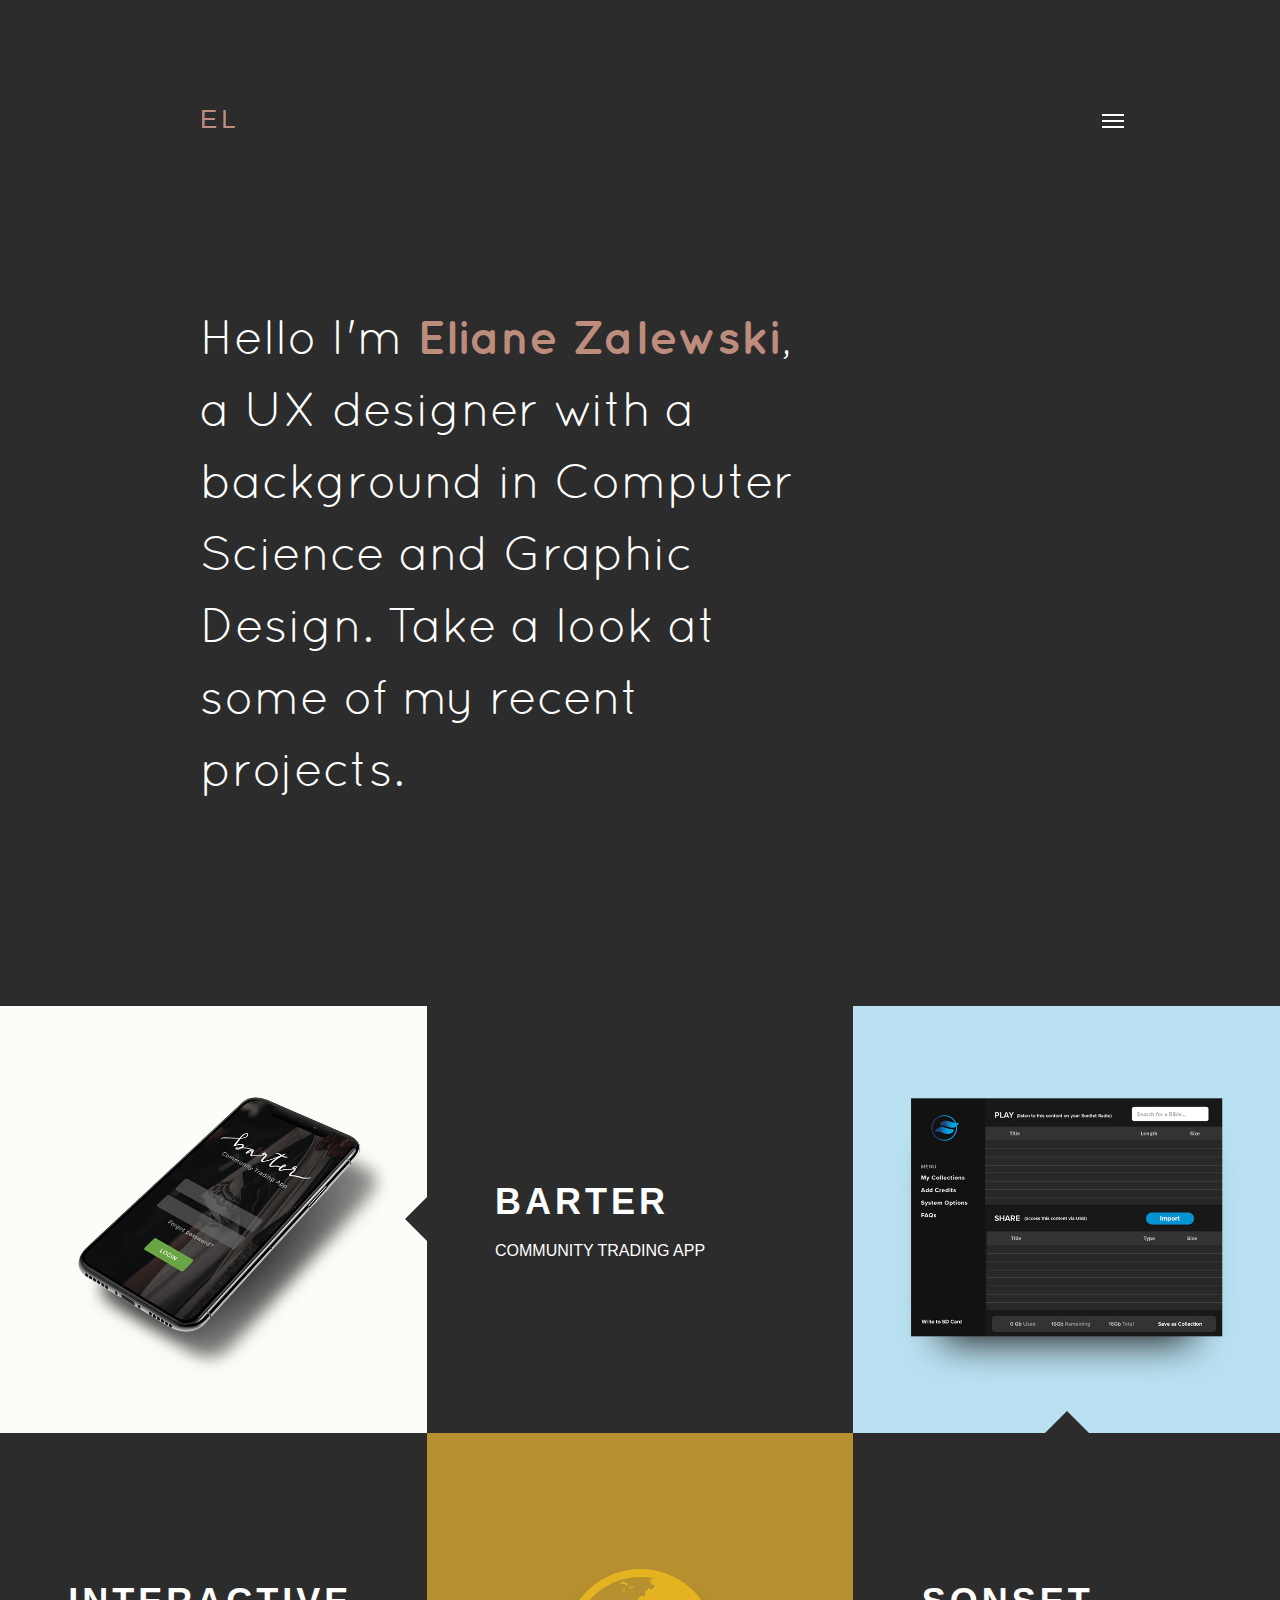
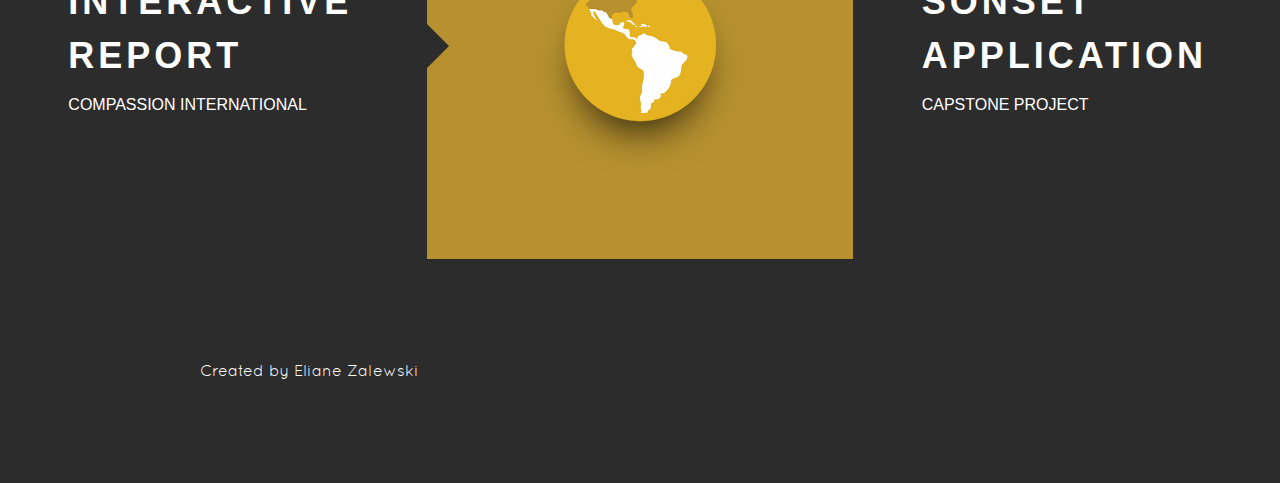
<file: index.html>
<!DOCTYPE html>
<html lang="en" class="no-js">
<head>
    <meta http-equiv="Content-Type" content="text/html; charset=utf-8" >
    <meta charset="utf-8" />
    <meta name="viewport" content="width=device-width" />
    <meta http-equiv="x-ua-compatible" content="ie=edge">
    
    <title>Eliane Zalewski</title>

    <link rel="stylesheet" href="style.css" media="screen" />
    <script src="scripts/modernizr.js"></script>
</head>

<body>
    <a href="#cd-nav" class="cd-nav-trigger">Menu
    <span class="cd-nav-icon"></span>
    <svg x="0px" y="0px" width="54px" height="54px" viewBox="0 0 54 54">
            <circle fill="transparent" stroke="#bd8c7d" stroke-width="2" cx="27" cy="27" r="25" stroke-dasharray="157 157" stroke-dashoffset="157"></circle>
    </svg>
    </a>

    <div id="cd-nav" class="cd-nav">
        <div class="cd-navigation-wrapper">
            <div class="cd-half-block">
                <nav>
                    <ul class="cd-primary-nav">
                        <li><a href="index.html" class="selected">Work</a></li>
                        <li><a href="profile.html">About</a></li>
                    </ul>
                </nav>
            </div><!-- .cd-half-block -->
            <div class="cd-half-block">
                <address>
                    <ul class="cd-contact-info">
                        <li><a href="mailto:ezalewskiwilliams@gmail.com?subject=Portfolio">ezalewskiwilliams@gmail.com</a></li>
                        <li>540.539.2528</li>
                    </ul>
                    <ul class="cd-contact-socials">
                        <li><a href="https://www.linkedin.com/in/eliane-zalewski/">Linkedin</a></li>
                        <li><a href="https://github.com/elzalewski">Github</a></li>
                        <li><a href="https://www.instagram.com/e_zalew22/">Instagram</a></li>
                        <li><a href="https://www.facebook.com/eliane.zalewski">Facebook</a></li>
                    </ul>
                </address>
            </div> <!-- .cd-half-block -->
        </div> <!-- .cd-navigation-wrapper -->
    </div> <!-- .cd-nav -->

    <div class="site-container">
        <header class="site-header cf">
            <div class="site-title"><a href="index.html">EL</a></div>
            <div class="cf"></div>
            <div class="site-tagline">
                <p>Hello  I'm <strong class="accent-text">Eliane Zalewski</strong>, <br> a UX designer with a background in Computer Science and Graphic Design. Take a look at some of my recent projects. </p>
            </div>
        </header><!-- / .site-header -->
        
        <section class="site-content">
            <div class="projects-feed cf">
                <article class="project cf">
                    <a href="barter.html" title="Barter">
                        <div class="thumb">
                            <div data-picture data-alt="">
                                <div data-src="img/port_Barter.jpg"></div>
                                <noscript>
                                    <img src="img/port_Barter.jpg" alt="" />
                                </noscript>
                            </div>
                        </div>

                        <div class="project-content-container">
                            <div class="project-content">
                                <div class="table">
                                    <div class="table-cell">
                                        <h2 class="thumbnail-title">Barter</h2>
                                        <p class="thumbnail-description">Community Trading App</p>
                                    </div>
                                </div>
                            </div>
                        </div>
                        <div class="overlay"></div>
                    </a>
                </article>
                
                <article class="project cf">
                    <a href="sonset.html" title="SonSet">
                        <div class="thumb">
                            <div data-picture data-alt="">
                                <div data-src="img/port_SonSet2.jpg"></div>
                                <noscript>
                                    <img src="img/port_SonSet2.jpg" alt="" />
                                </noscript>
                            </div>
                        </div>

                        <div class="project-content-container">
                            <div class="project-content">
                                <div class="table">
                                    <div class="table-cell">
                                        <h2 class="thumbnail-title">SonSet Application</h2>
                                        <p class="thumbnail-description">Capstone Project</p>
                                    </div>
                                </div>
                            </div>
                        </div>
                        <div class="overlay"></div>
                    </a>
                </article>
                
                <article class="project cf">
                    <a href="compassion.html" title="Compassion">
                        <div class="thumb">
                            <div data-picture data-alt="">
                                <div data-src="img/port_Compassion.jpg"></div>
                                <noscript>
                                    <img src="img/port_Compassion.jpg" alt="" />
                                </noscript>
                            </div>
                        </div>

                        <div class="project-content-container">
                            <div class="project-content">
                                <div class="table">
                                    <div class="table-cell">
                                        <h2 class="thumbnail-title">Interactive Report</h2>
                                        <p class="thumbnail-description">Compassion International</p>
                                    </div>
                                </div>
                            </div>
                        </div>
                        <div class="overlay"></div>
                    </a>
                </article>
                
            </div>  <!--END .projects-feed-->
        </section> <!--END .site-content-->

         <footer class="site-footer cf page-desc">
            <p class="footer-text">Created by Eliane Zalewski </p>
        </footer>
   
    </div>  <!--END .site-container-->

    <script src="scripts/jquery-2.1.4.min.js"></script>
    <script src="scripts/jquery.fitvids.js"></script>
    <script src="scripts/jquery.imagesloaded.min.js"></script>
    <script src="scripts/main.js"></script>


</body>
</html>
</file>
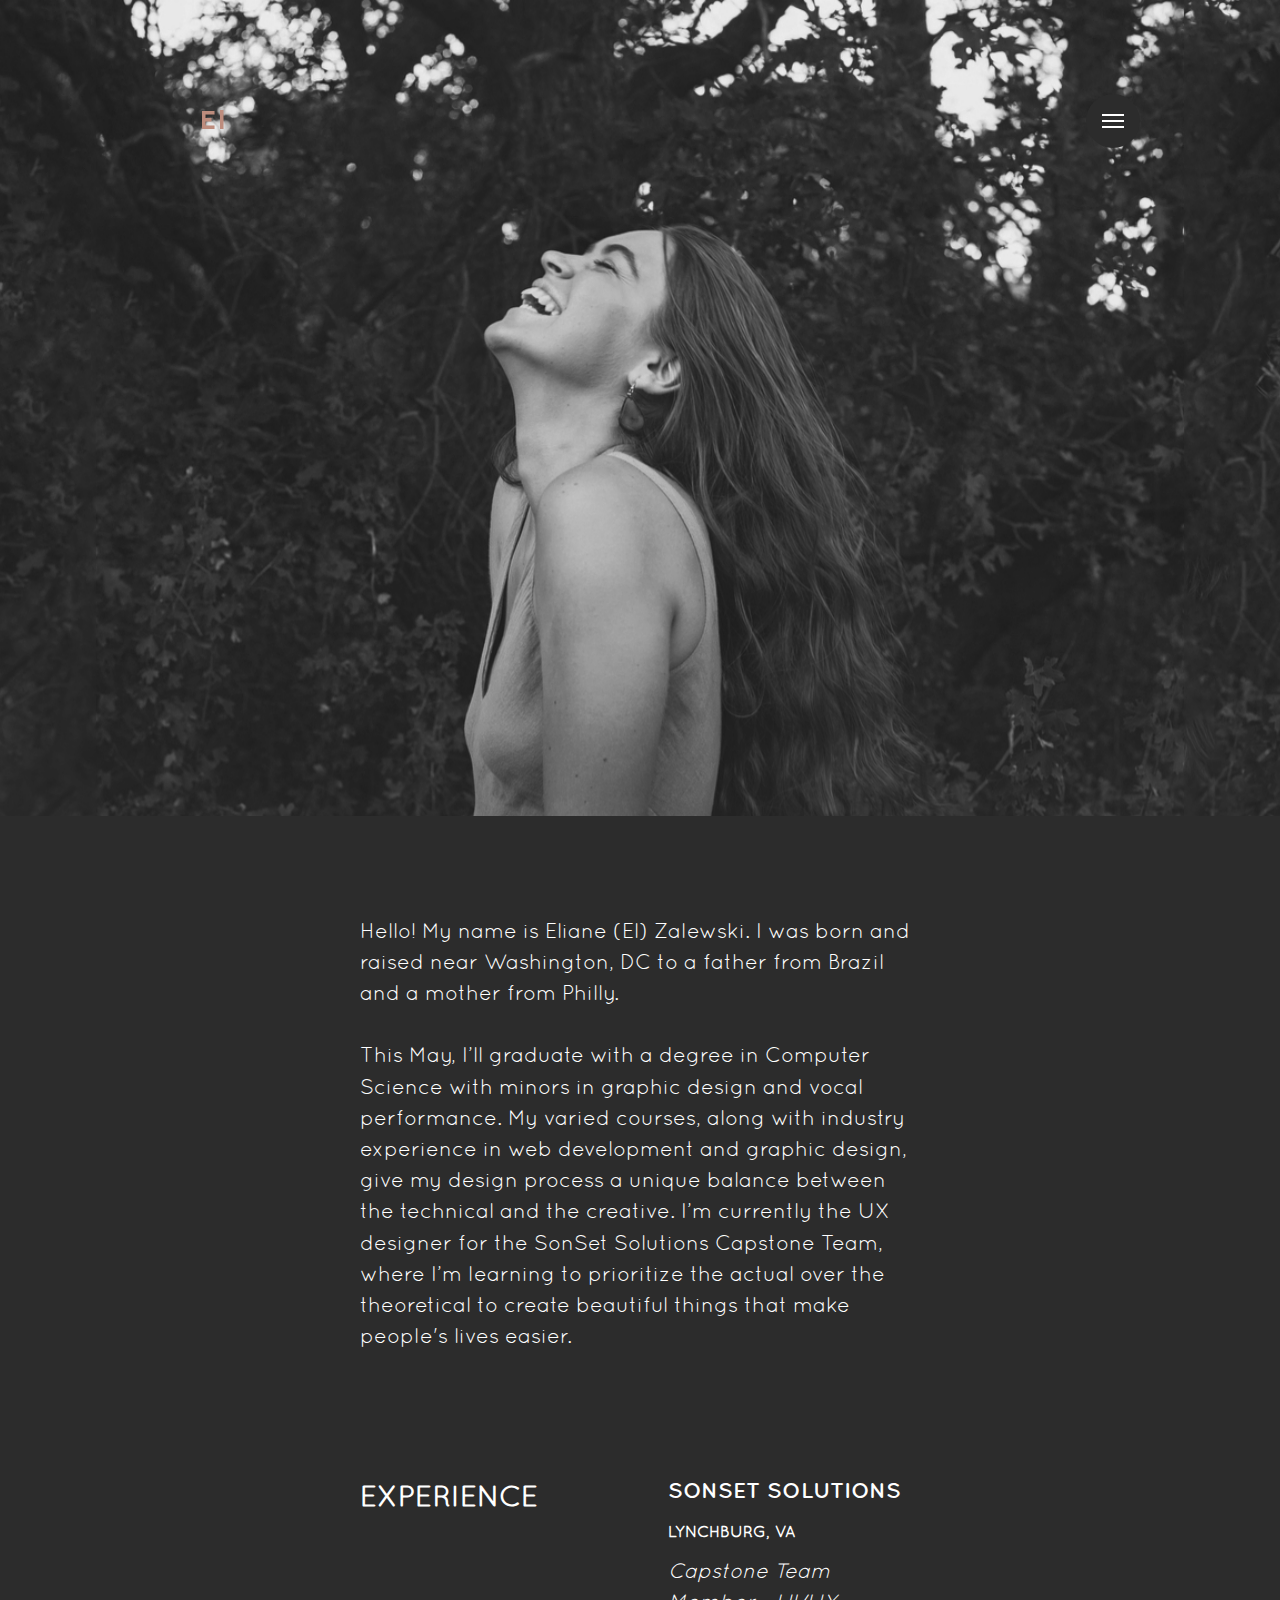
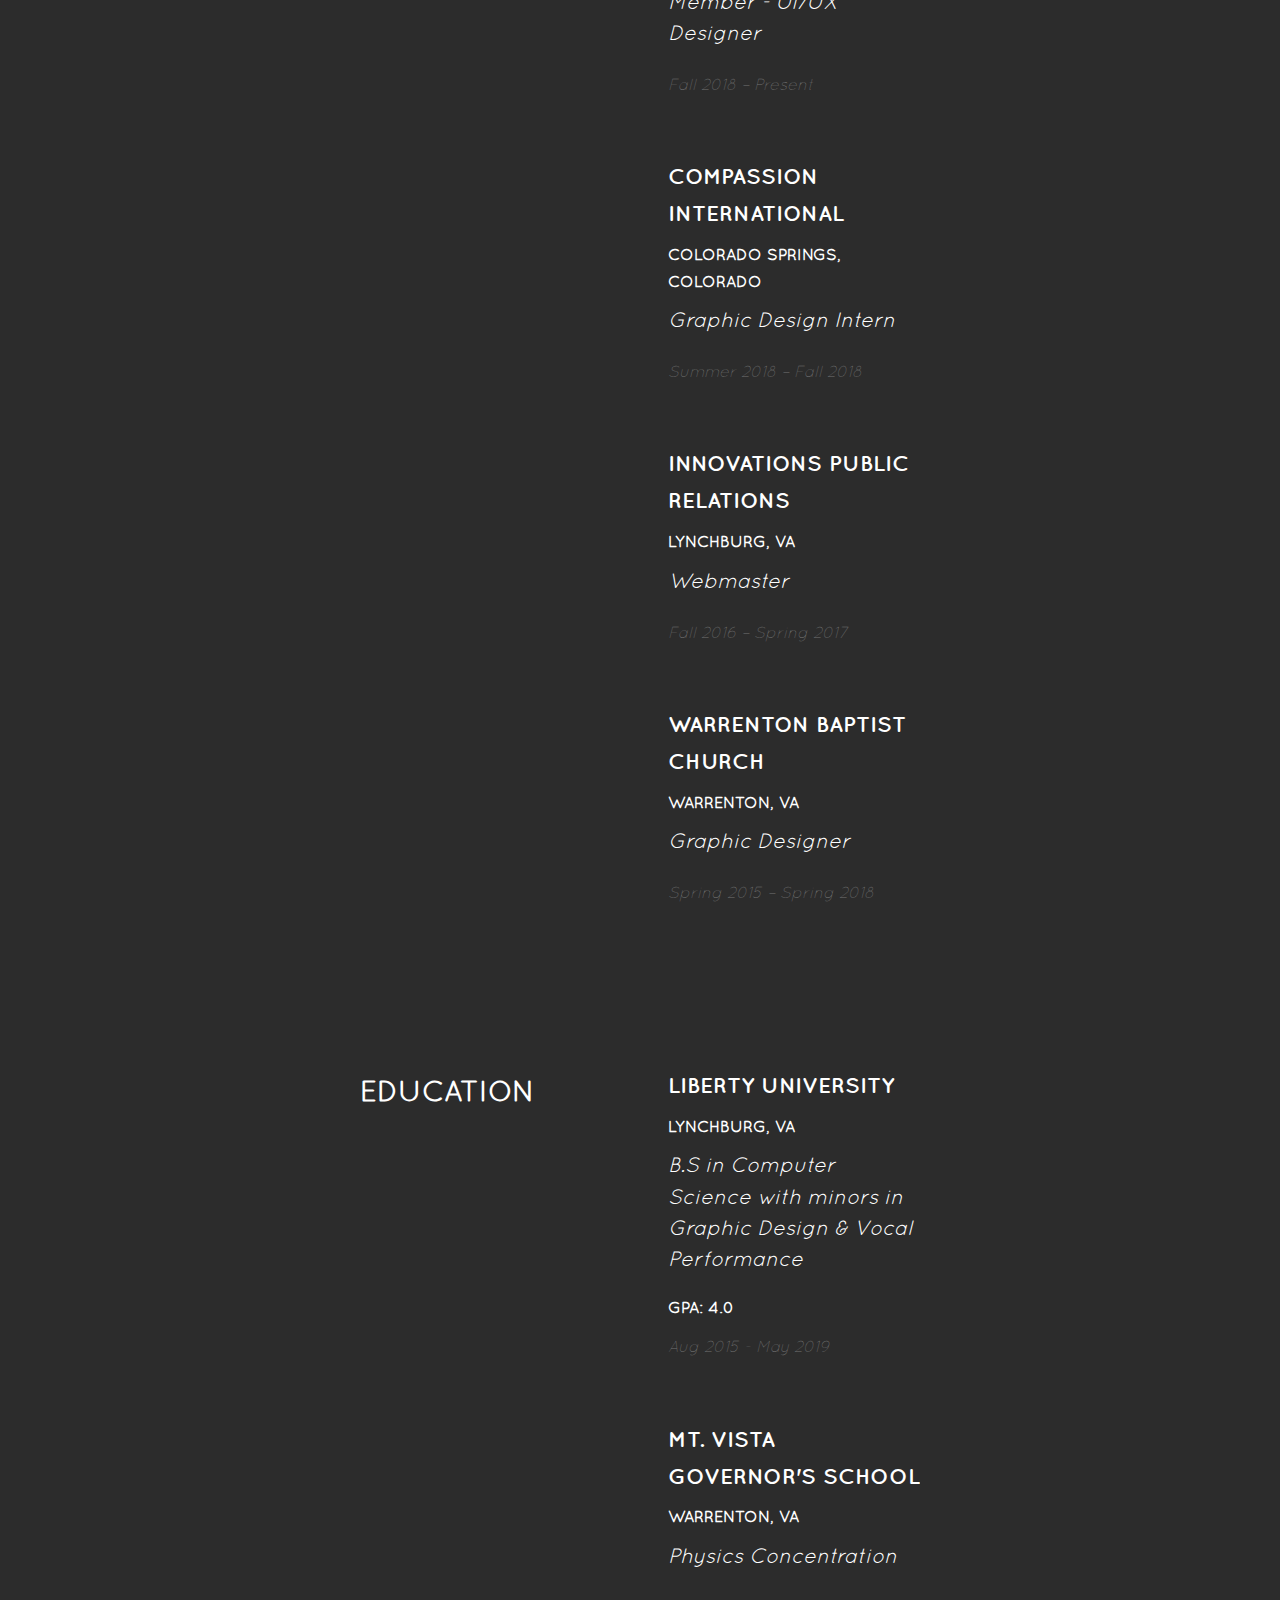
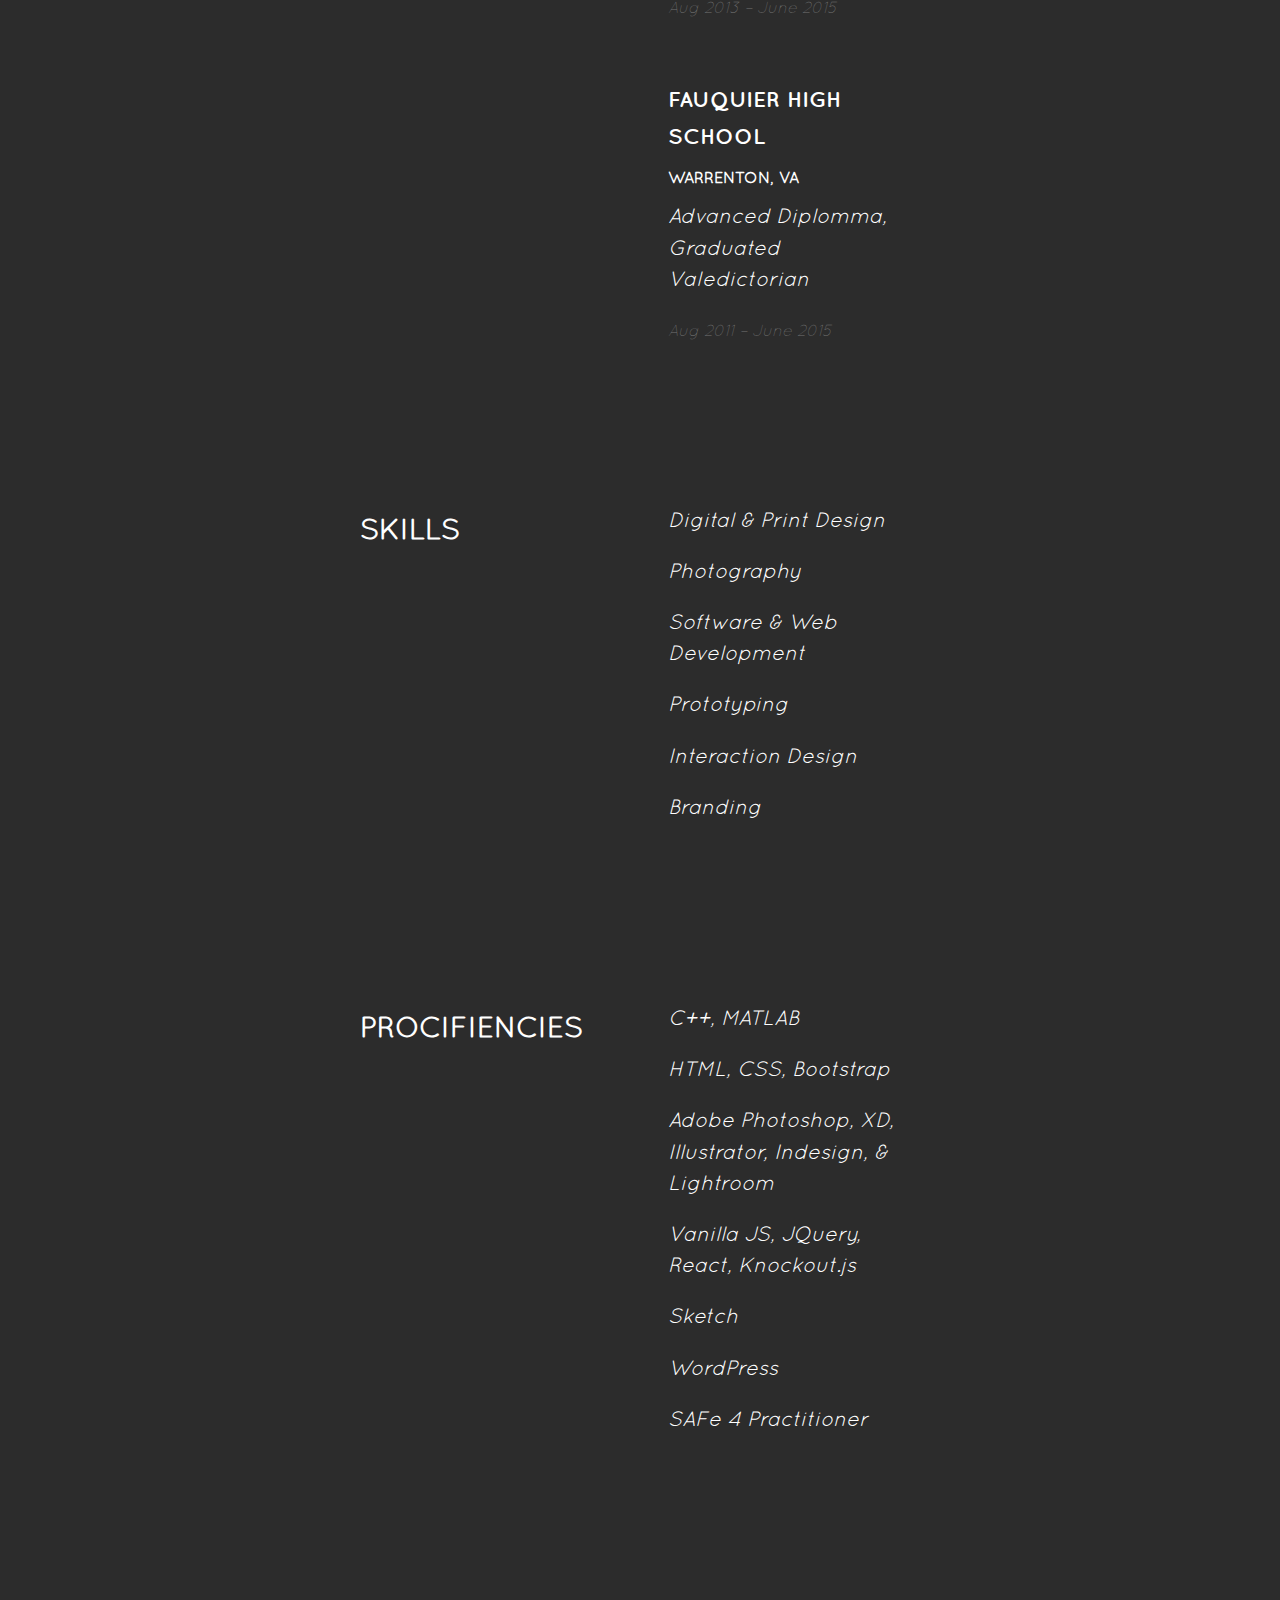
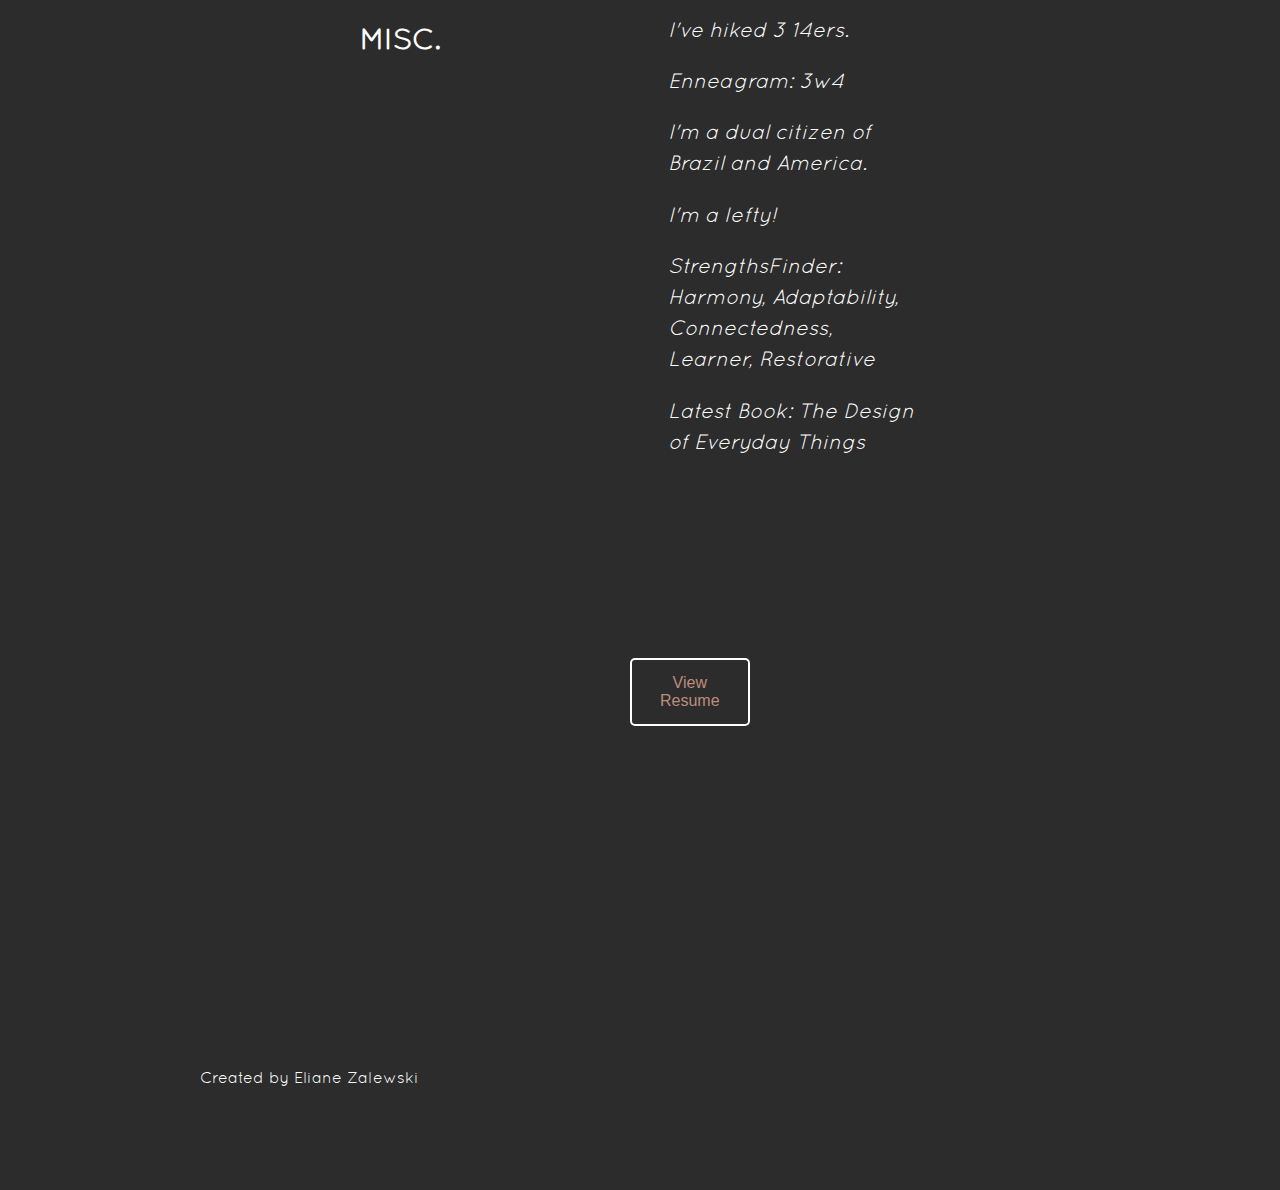
<file: profile.html>
<!DOCTYPE html>
<html lang="en" class="no-js">
<head>
    <meta http-equiv="Content-Type" content="text/html; charset=utf-8" >
    <meta charset="utf-8" />
    <meta name="viewport" content="width=device-width" />
    <meta http-equiv="x-ua-compatible" content="ie=edge">
    <title>Eliane Zalewski</title>
 
    <link rel="stylesheet" href="style.css" media="screen" />
    <link href='http://fonts.googleapis.com/css?family=Righteous&subset=latin,latin-ext' rel='stylesheet' type='text/css'>
    <link href='http://fonts.googleapis.com/css?family=Quicksand:300,400,700' rel='stylesheet' type='text/css'>
    <script src="scripts/modernizr.js"></script>

</head>

<body>
    
    <a href="#cd-nav" class="cd-nav-trigger">Menu 
        <span class="cd-nav-icon"></span>
        <svg x="0px" y="0px" width="54px" height="54px" viewBox="0 0 54 54">
            <circle fill="transparent" stroke="#bd8c7d" stroke-width="2" cx="27" cy="27" r="25" stroke-dasharray="157 157" stroke-dashoffset="157"></circle>
        </svg>
    </a>
        
    <div id="cd-nav" class="cd-nav">
        <div class="cd-navigation-wrapper">
            <div class="cd-half-block">
                <nav>
                    <ul class="cd-primary-nav">
                        <li><a href="index.html">Work</a></li>
                        <li><a href="profile.html" class="selected">About</a></li>
                    </ul>
                </nav>
            </div><!-- .cd-half-block -->
            <div class="cd-half-block">
                <address>
                    <ul class="cd-contact-info">
                        <li><a href="mailto:ezalewskiwilliams@gmail.com?subject=Portfolio">ezalewskiwilliams@gmail.com</a></li>
                        <li>540.539.2528</li>
                    </ul>
                    <ul class="cd-contact-socials">
                        <li><a href="https://www.linkedin.com/in/eliane-zalewski/">Linkedin</a></li>
                        <li><a href="https://github.com/elzalewski">Github</a></li>
                        <li><a href="https://www.instagram.com/e_zalew22/">Instagram</a></li>
                        <li><a href="https://www.facebook.com/eliane.zalewski">Facebook</a></li>
                    </ul>
                </address>
            </div> <!-- .cd-half-block -->
        </div> <!-- .cd-navigation-wrapper -->
    </div> <!-- .cd-nav -->

    <div class="site-container">

        <header style="background-image: url(img/head4.png);background-position: center top;" class="site-header cf">
            <div class="site-title"><a href="index.html">El</a></div>
            <div class="cf"></div>
            <div class="">
                <br><br><br><br><br><br><br>
                <br><br><br><br><br><br><br>
            </div>
        </header><!-- / .site-header -->

        <section class="site-content">
            <div class="page-desc center">
                 <p>Hello! My name is Eliane (El) Zalewski. I was born and raised near Washington, DC to a father from Brazil and a mother from Philly. <br><br>This May, I’ll graduate with a degree in Computer Science with minors in graphic design and vocal performance. My varied courses, along with industry experience in web development and graphic design, give my design process a unique balance between the technical and the creative. I’m currently the UX designer for the SonSet Solutions Capstone Team, where I’m learning to prioritize the actual over the theoretical to create beautiful things that make people's lives easier.</p>
                <div class="row">
                    <div class="large-2">
                      <h4>EXPERIENCE</h4>
                    </div>
                    <div class="large-2">
                      <!-- Exp 1 -->
                      <h5><strong>SonSet Solutions</strong></h5>
                      <h6>Lynchburg, VA</h6>
                      <p><i>Capstone Team Member - UI/UX Designer</i></p>
                      <small><i>Fall 2018 – Present</i></small>
                      <br/>  <br/>  <br/>

                      <!-- Exp 2 -->                      
                      <h5><strong>Compassion International</strong></h5>
                      <h6>Colorado Springs, Colorado</h6>
                      <p><i>Graphic Design Intern</i></p>
                      <small><i>Summer 2018 – Fall 2018</i></small>
                      <br/>  <br/>  <br/>

                      <!-- Exp 3 -->
                      <h5><strong>Innovations Public Relations</strong></h5>
                      <h6>Lynchburg, VA</h6>
                      <p><i>Webmaster</i></p>
                      <small><i>Fall 2016 – Spring 2017</i></small>
                      <br/>  <br/>  <br/>

                      <!-- Exp 4 -->
                      <h5><strong>Warrenton Baptist Church</strong></h5>
                      <h6>Warrenton, VA</h6>
                      <p><i>Graphic Designer</i></p>
                      <small><i>Spring 2015 – Spring 2018</i></small>
                      
                    </div>
                </div>
                
                <div class="row">
                    <div class="large-2">
                      <h4>Education</h4>
                    </div>
                    <div class="large-2">
                      <!-- Edu 1 -->
                      <h5><strong>Liberty University</strong></h5>
                      <h6>Lynchburg, VA</h6>
                      <p><i>B.S in Computer Science with minors in Graphic Design &amp; Vocal Performance</i></p>
                      <h6>GPA: 4.0</h6>
                      <small><i>Aug 2015 - May 2019</i></small>
                      <br/>  <br/>  <br/>

                      <!-- Edu 2 -->
                      <h5><strong>Mt. Vista Governor's School</strong></h5>
                      <h6>Warrenton, VA</h6>
                      <p><i>Physics Concentration</i></p>
                      <small><i>Aug 2013 – June 2015</i></small>
                      <br/>  <br/>  <br/>

                      <!-- Edu 3 -->
                      <h5><strong>Fauquier High School</strong></h5>
                      <h6>Warrenton, VA</h6>
                      <p><i>Advanced Diplomma, Graduated Valedictorian</i></p>
                      <small><i>Aug 2011 – June 2015</i></small>
                      
                    </div>
                </div>

                <div class="row">
                    <div class="large-2">
                      <h4>SKILLS</h4>
                    </div>
                    <div class="large-2">
                        <p><i>Digital &amp; Print Design</i></p>
                        <p><i>Photography</i></p>
                        <p><i>Software &amp; Web Development</i></p>
                        <p><i>Prototyping</i></p>
                        <p><i>Interaction Design</i></p>
                        <p><i>Branding</i></p>
                    </div>
                </div>

                <div class="row">
                    <div class="large-2">
                      <h4>PROCIFIENCIES</h4>
                    </div>
                    <div class="large-2">
                        <p><i>C++, MATLAB</i></p>
                        <p><i>HTML, CSS, Bootstrap</i></p>
                        <p><i>Adobe Photoshop, XD, Illustrator, Indesign, &amp; Lightroom</i></p>
                        <p><i>Vanilla JS, JQuery, React, Knockout.js</i></p>
                        <p><i>Sketch</i></p>
                        <p><i>WordPress</i></p>
                        <p><i>SAFe 4 Practitioner</i></p>
                    </div>
                </div>

                <div class="row">
                    <div class="large-2">
                      <h4>MISC.</h4>
                    </div>
                    <div class="large-2">
                        <p><i>I've hiked 3 14ers.</i></p>
                        <p><i>Enneagram: 3w4</i></p>
                        <p><i>I'm a dual citizen of Brazil and America.</i></p>
                        <p><i>I'm a lefty!</i></p>
                        <p><i>StrengthsFinder: Harmony, Adaptability, Connectedness, Learner, Restorative</i></p>
                        <p><i>Latest Book: The Design of Everyday Things</i></p>
                    </div>
                </div>

                <div class="row page-desc down">
                    <a class="link-fix" target="_blank" href="img/ElianeZalewski_Resume.pdf"><button class="btn">View Resume</button></a>
                </div>
            </div>
        </section>  <!--END .site-content-->


         <footer class="site-footer cf page-desc">
            <p class="footer-text">Created by Eliane Zalewski </p>
         </footer>

    </div>  <!--END .site-container-->

    <script src="scripts/jquery-2.1.4.min.js"></script>
    <script src="scripts/jquery.fitvids.js"></script>
    <script src="scripts/jquery.imagesloaded.min.js"></script>
    <script src="scripts/main.js"></script>  
 

</body>
</html>
</file>
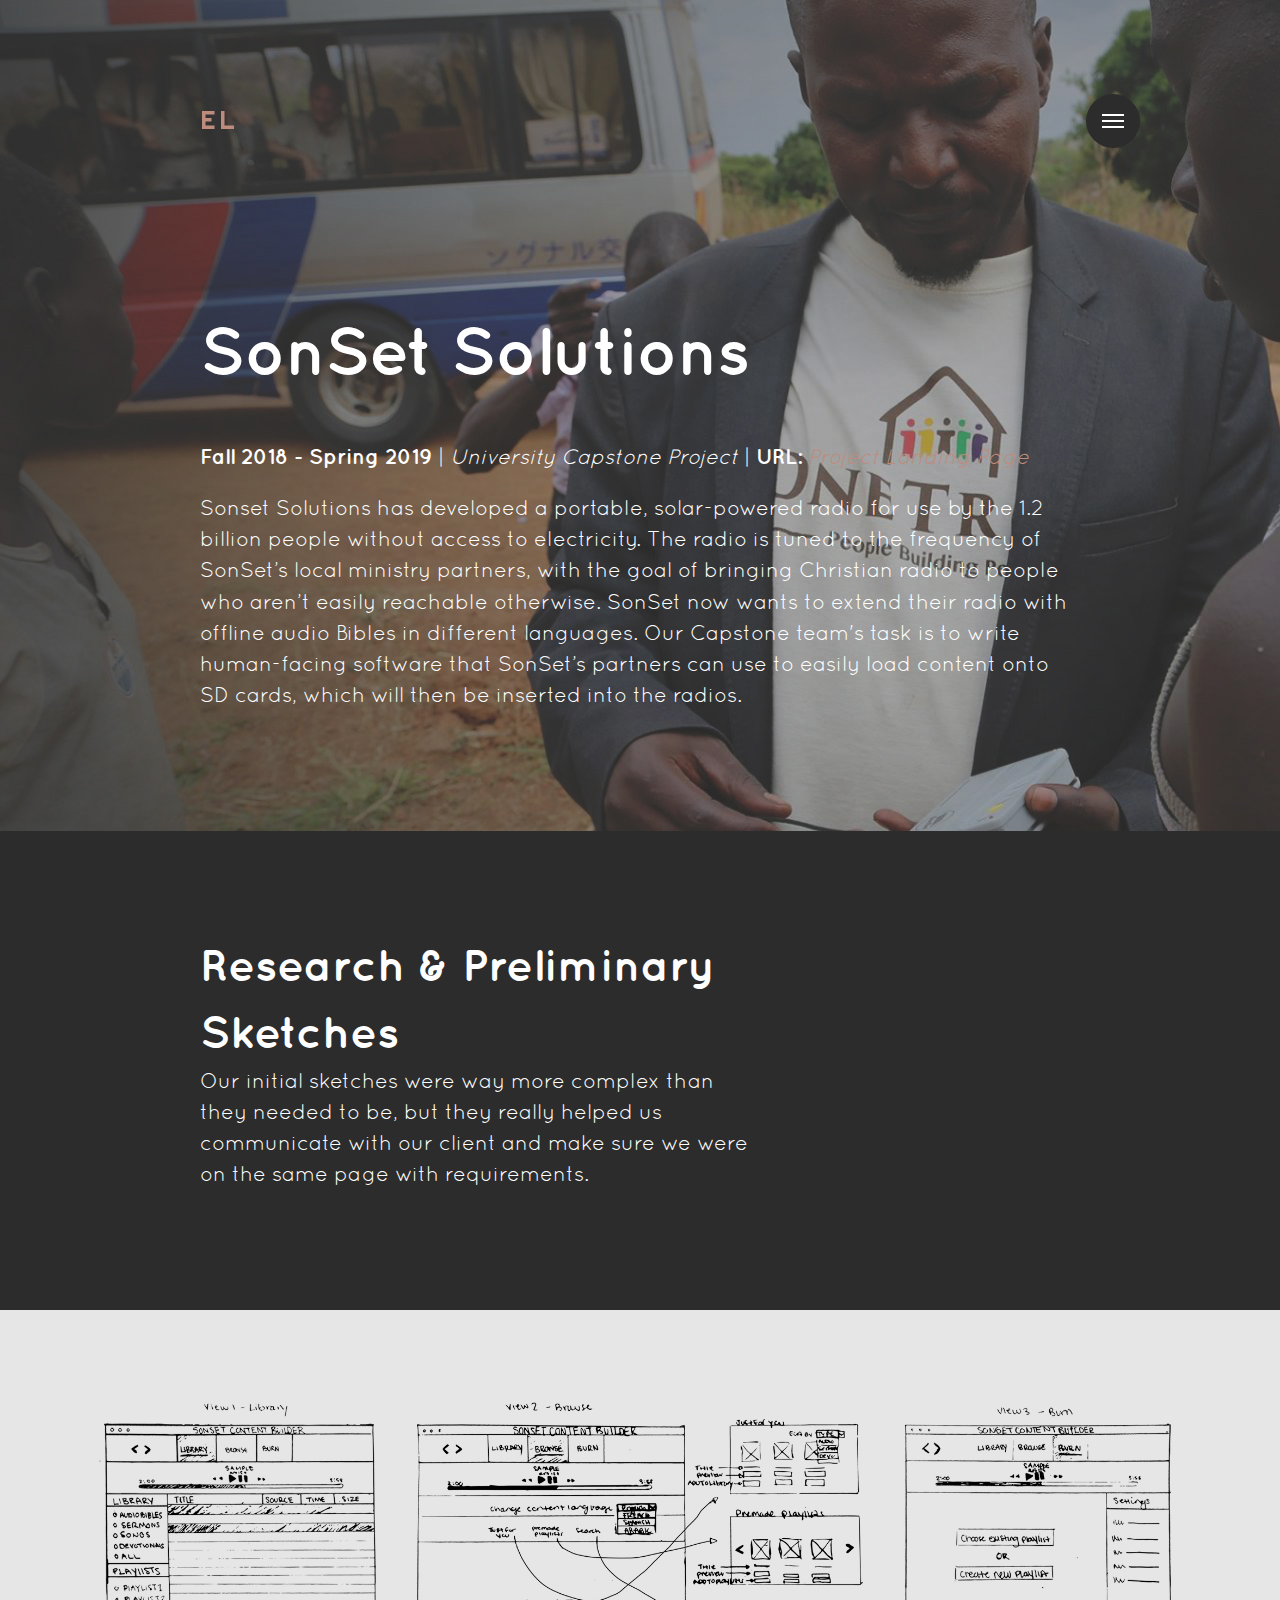
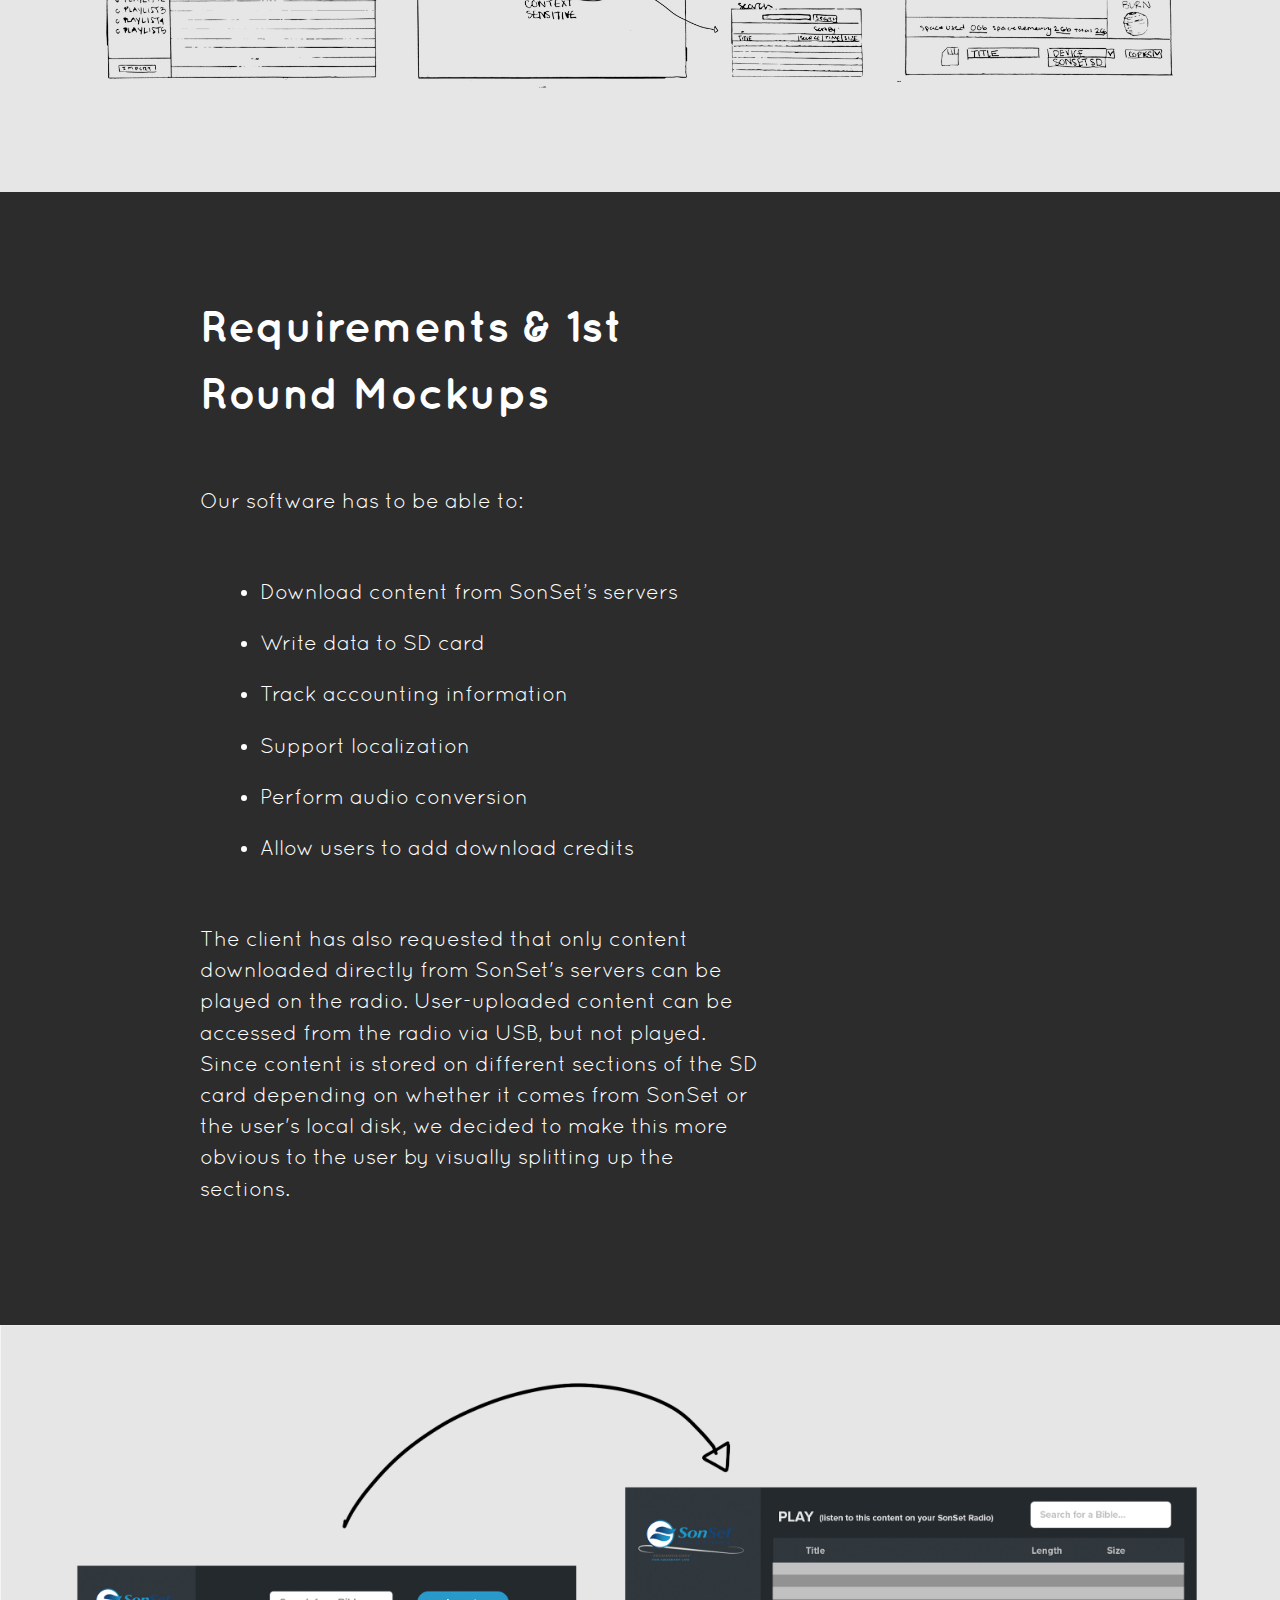
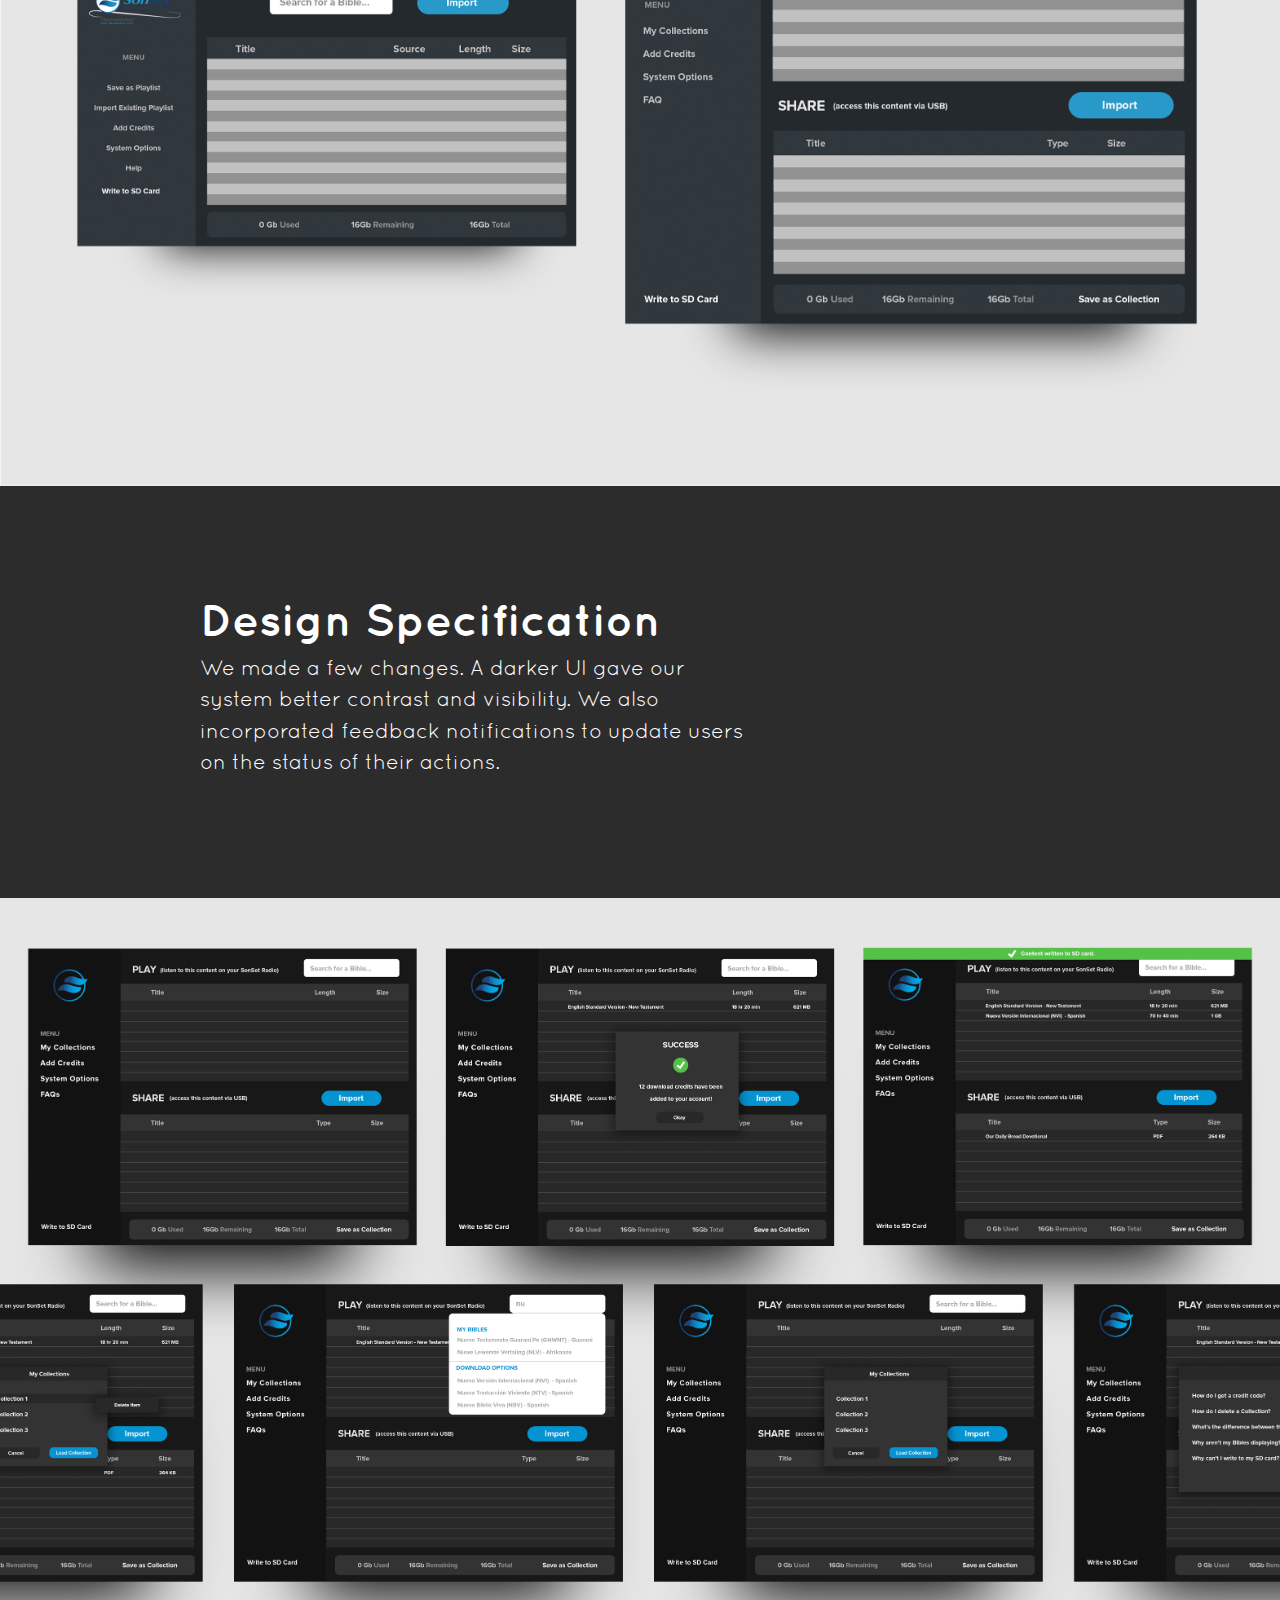
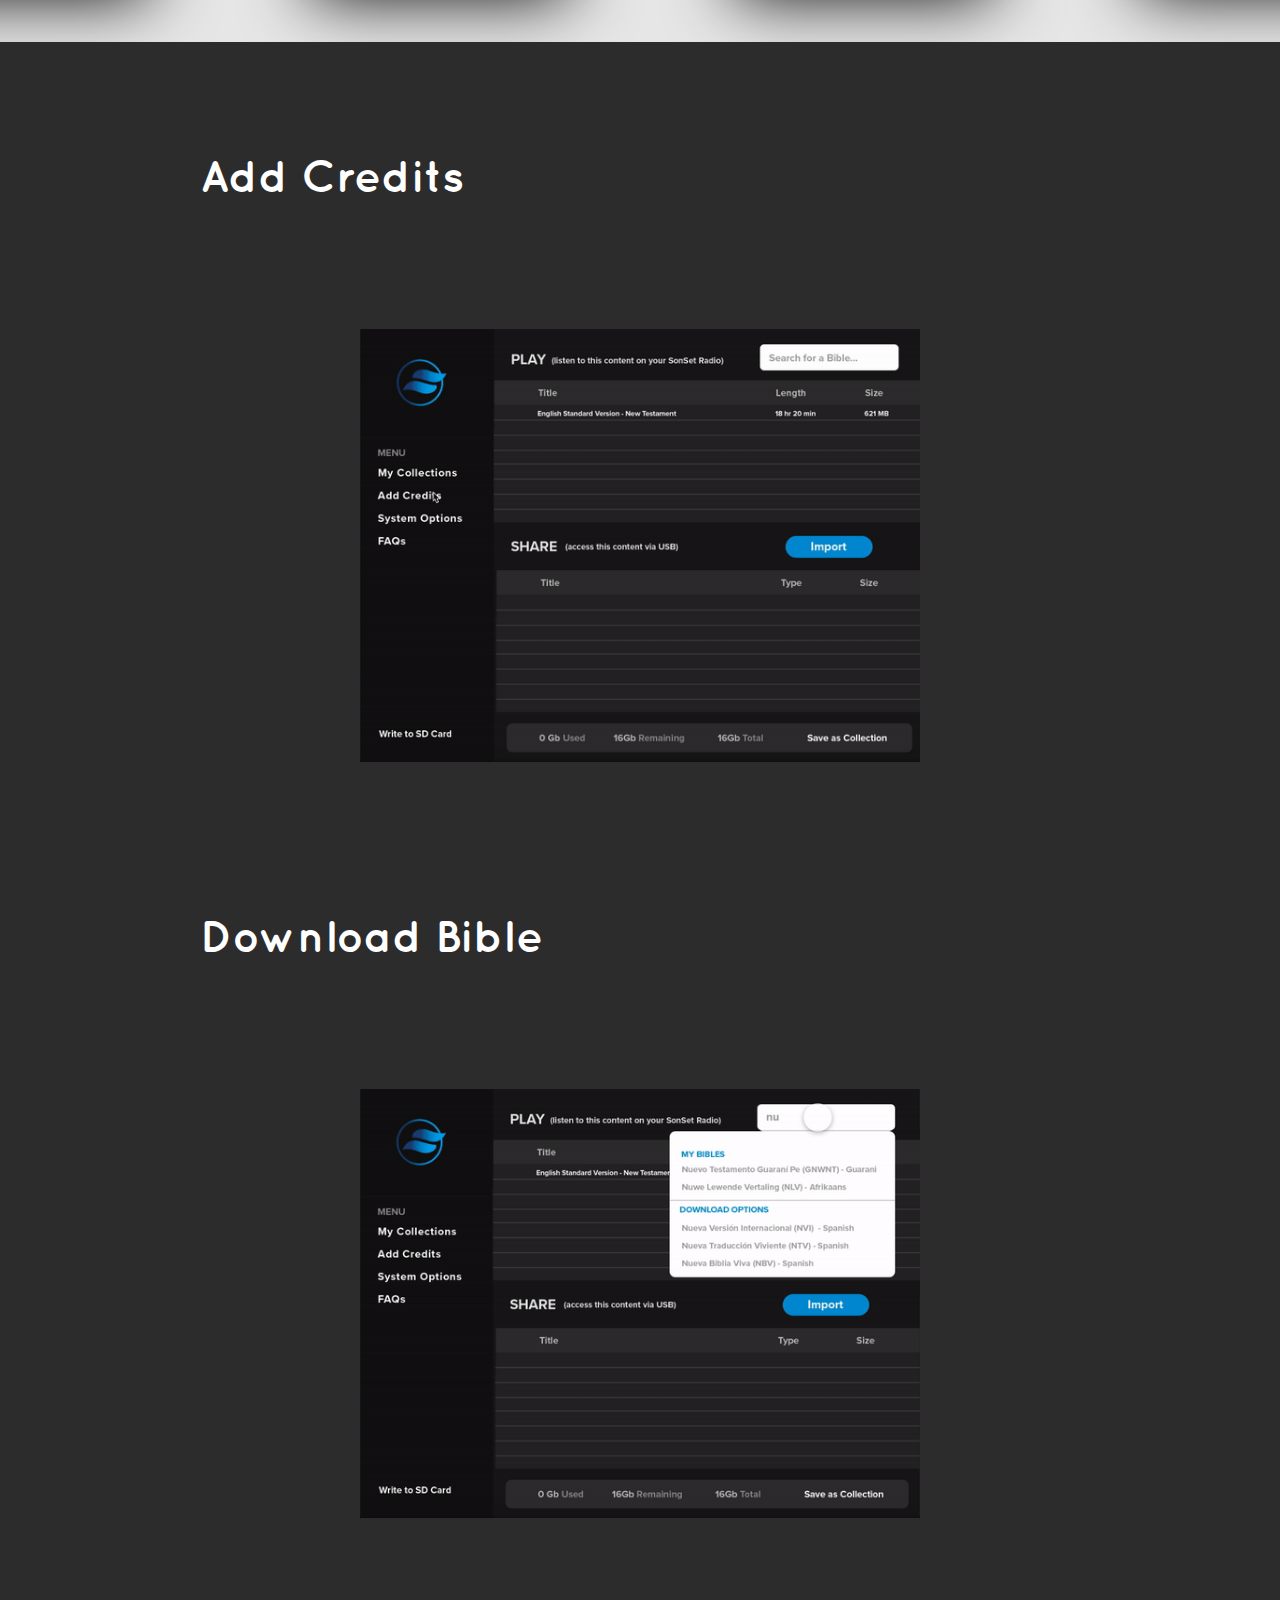
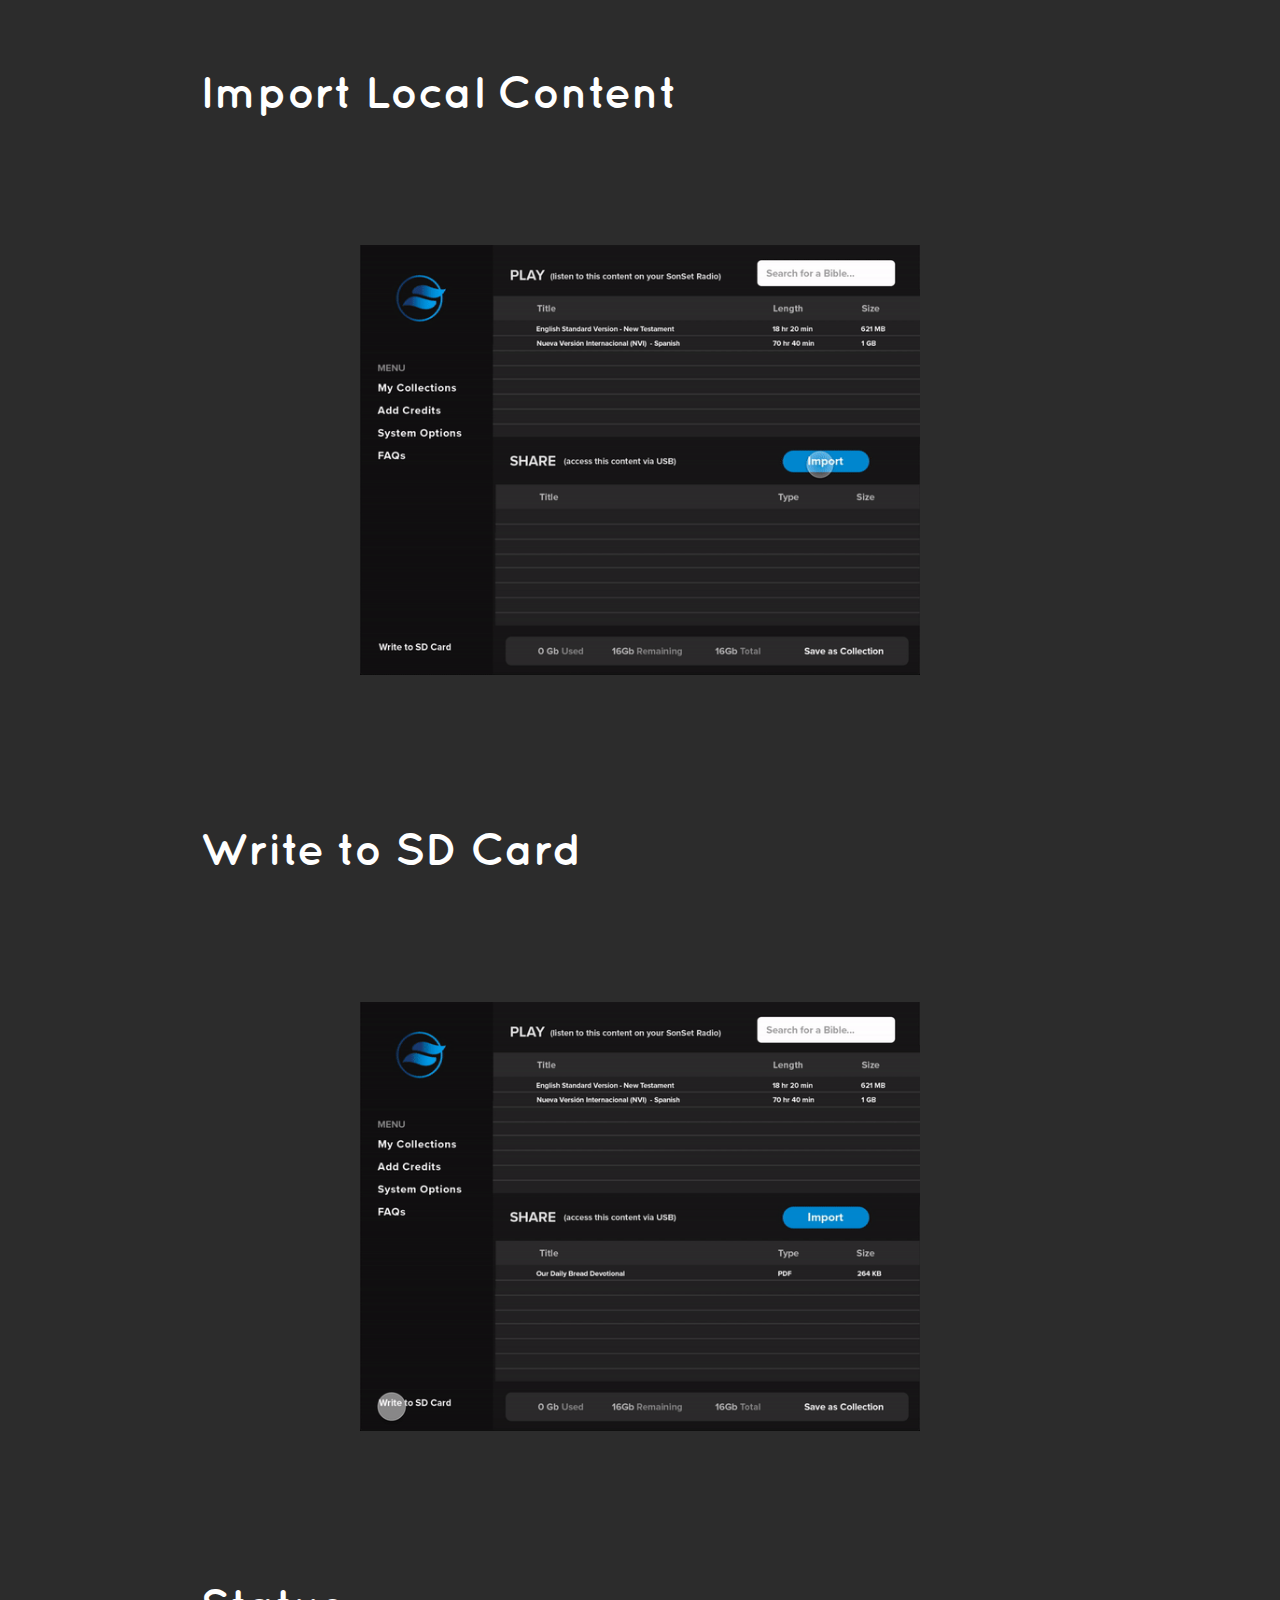
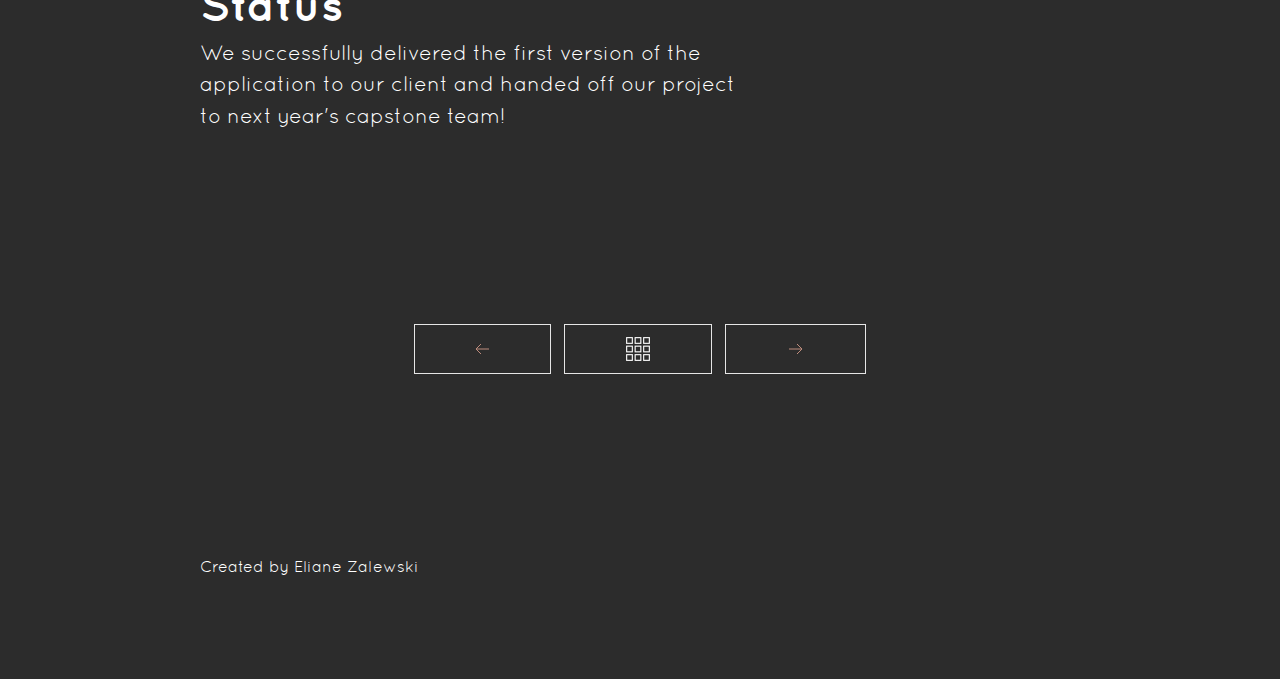
<file: sonset.html>
<!DOCTYPE html>
<html lang="en" class="no-js">
<head>
    <meta http-equiv="Content-Type" content="text/html; charset=utf-8" >
    <meta charset="utf-8" />
    <meta name="viewport" content="width=device-width" />
    <meta http-equiv="x-ua-compatible" content="ie=edge">
    <title>Eliane Zalewski</title>
 
    <link rel="stylesheet" href="style.css" media="screen" />
    <link href='http://fonts.googleapis.com/css?family=Righteous&subset=latin,latin-ext' rel='stylesheet' type='text/css'>
    <link href='http://fonts.googleapis.com/css?family=Quicksand:300,400,700' rel='stylesheet' type='text/css'>

    <script src="scripts/modernizr.js"></script>

    <!-- Global site tag (gtag.js) - Google Analytics -->
    <script async src="https://www.googletagmanager.com/gtag/js?id=UA-131314732-1"></script>
    <script>
      window.dataLayer = window.dataLayer || [];
      function gtag(){dataLayer.push(arguments);}
      gtag('js', new Date());

      gtag('config', 'UA-131314732-1');
    </script>

</head>

<body>
    <a href="#cd-nav" class="cd-nav-trigger">Menu 
        <span class="cd-nav-icon"></span>
        <svg x="0px" y="0px" width="54px" height="54px" viewBox="0 0 54 54">
            <circle fill="transparent" stroke="#bd8c7d" stroke-width="2" cx="27" cy="27" r="25" stroke-dasharray="157 157" stroke-dashoffset="157"></circle>
        </svg>
    </a>
        
    <div id="cd-nav" class="cd-nav">
        <div class="cd-navigation-wrapper">
            <div class="cd-half-block">
                <nav>
                    <ul class="cd-primary-nav">
                        <li><a href="index.html" class="selected">Work</a></li>
                        <li><a href="profile.html">About</a></li>
                    </ul>
                </nav>
            </div><!-- .cd-half-block -->
            <div class="cd-half-block">
                <address>
                    <ul class="cd-contact-info">
                        <li><a href="mailto:ezalewskiwilliams@gmail.com?subject=Portfolio">ezalewskiwilliams@gmail.com</a></li>
                        <li>540.539.2528</li>
                    </ul>
                    <ul class="cd-contact-socials">
                        <li><a target="_blank" href="https://www.linkedin.com/in/eliane-zalewski/">Linkedin</a></li>
                        <li><a target="_blank" href="https://github.com/elzalewski">Github</a></li>
                        <li><a target="_blank" href="https://www.instagram.com/e_zalew22/">Instagram</a></li>
                        <li><a target="_blank" href="https://www.facebook.com/eliane.zalewski">Facebook</a></li>
                    </ul>
                </address>
            </div> <!-- .cd-half-block -->
        </div> <!-- .cd-navigation-wrapper -->
    </div> <!-- .cd-nav -->

    <div class="site-container">

        <header style="background-image: url(img/SonSet_Header.jpg);" class="site-header cf">
            <div class="site-title"><a href="index.html">EL</a></div>
            <div class="cf"></div>
            <div>
                 <h1>SonSet Solutions</h1>
                <p><strong>Fall 2018 - Spring 2019 </strong> | <i>University Capstone Project </i> | <strong>URL:</strong> <a href="https://elzalewski.github.io/sonset/"><i>Project Landing Page</i></a></p>
                <p>Sonset Solutions has developed a portable, solar-powered radio for use by the 1.2 billion people without access to electricity. The radio is tuned to the frequency of SonSet’s local ministry partners, with the goal of bringing Christian radio to people who aren’t easily reachable otherwise. SonSet now wants to extend their radio with offline audio Bibles in different languages. Our Capstone team's task is to write human-facing software that SonSet’s partners can use to easily load content onto SD cards, which will then be inserted into the radios.</p>
            </div>
        </header><!-- / .site-header -->

        <section class="site-content">
            <article class="project">
                <div class="project-assets">
                    <!-- SonSet 1 -->
                    <div class="page-desc sub"><h2><strong>Research &amp; Preliminary Sketches</strong></h2>
                        <p>Our initial sketches were way more complex than they needed to be, but they really helped us communicate with our client and make sure we were on the same page with requirements.</p> 
                    </div>
                    <div class="image">
                        <div data-picture>
                            <div data-src="img/SonSet_1.jpg"></div>
                            <div data-src="img/SonSet_1.jpg" data-media="(-webkit-min-device-pixel-ratio: 2),(min--moz-device-pixel-ratio: 2),(-o-min-device-pixel-ratio: 2/1),(min-device-pixel-ratio: 2),(min-resolution: 192dpi),(min-resolution: 2dppx)"></div>
                            <noscript>
                                <img src="img/SonSet_1.jpg" alt="" />
                            </noscript>
                        </div>
                    </div>

                    <!-- SonSet 2 -->
                    <div class="page-desc sub"><h2><strong>Requirements &amp; 1st Round Mockups</strong></h2><br><br>
                        <p>Our software has to be able to:</p>
                            <ul>
                            <li>Download content from SonSet’s servers</li>
                            <li>Write data to SD card</li>
                            <li>Track accounting information</li>
                            <li>Support localization</li>
                            <li>Perform audio conversion</li>
                            <li>Allow users to add download credits</li>
                            </ul>
                        <p> The client has also requested that only content downloaded directly from SonSet's servers can be played on the radio. User-uploaded content can be accessed from the radio via USB, but not played. Since content is stored on different sections of the SD card depending on whether it comes from SonSet or the user's local disk, we decided to make this more obvious to the user by visually splitting up the sections. </p>
                    </div>
                    <div class="image">
                        <div data-picture>
                            <div data-src="img/SonSet_MockupTrans.jpg"></div>
                            <div data-src="img/SonSet_MockupTrans.jpg" data-media="(-webkit-min-device-pixel-ratio: 2),(min--moz-device-pixel-ratio: 2),(-o-min-device-pixel-ratio: 2/1),(min-device-pixel-ratio: 2),(min-resolution: 192dpi),(min-resolution: 2dppx)"></div>
                            <noscript>
                                <img src="img/SonSet_MockupTrans.jpg" alt="" />
                            </noscript>
                        </div>
                    </div>

                    <!-- SonSet 3 -->
                    <div class="page-desc sub"><h2><strong>Design Specification</strong></h2>
                        <p>We made a few changes. A darker UI gave our system better contrast and visibility. We also incorporated feedback notifications to update users on the status of their actions.</p> 
                    </div>
                    <div class="image">
                        <div data-picture>
                            <div data-src="img/SonSet_Mockup2.jpg"></div>
                            <div data-src="img/SonSet_Mockup2.jpg" data-media="(-webkit-min-device-pixel-ratio: 2),(min--moz-device-pixel-ratio: 2),(-o-min-device-pixel-ratio: 2/1),(min-device-pixel-ratio: 2),(min-resolution: 192dpi),(min-resolution: 2dppx)"></div>
                            <noscript>
                                <img src="img/SonSet_Mockup2.jpg" alt="" />
                            </noscript>
                        </div>
                    </div>

                    <!-- SonSet 4 -->
                    <div class="page-desc sub"><h2><strong>Add Credits</strong></h2>           
                    </div>
                    <div class="page-desc center" style="padding-bottom:0;">
                        <div class="row mid">
                            <img  src="img/Credit.gif" alt="Offer">
                        </div>
                    </div>

                    <!-- SonSet 5 -->
                    <div class="page-desc sub"><h2><strong>Download Bible</strong></h2>             
                    </div>
                    <div class="page-desc center" style="padding-bottom:0;">
                        <div class="row mid" >
                            <img  src="img/Download.gif" alt="Offer">
                        </div>
                    </div>

                    <!-- SonSet 6 -->
                    <div class="page-desc sub"><h2><strong>Import Local Content</strong></h2>            
                    </div>
                    <div class="page-desc center" style="padding-bottom:0;">
                        <div class="row mid">
                            <img  src="img/Import.gif" alt="Offer">
                        </div>
                    </div>

                    <!-- SonSet 7 -->
                    <div class="page-desc sub"><h2><strong>Write to SD Card</strong></h2>            
                    </div>
                    <div class="page-desc center" style="padding-bottom:0;">
                        <div class="row mid">
                            <img  src="img/Write.gif" alt="Offer">
                        </div>
                    </div>

                    <!-- SonSet 8 -->
                    <div class="page-desc sub"><h2><strong>Status</strong></h2>
                           <p>We successfully delivered the first version of the application to our client and handed off our project to next year's capstone team! </p> 
                        </div> 
                </div>   
            </article>
        </section> <!--END .site-content-->

        <nav role="navigation">
            <ul class="cd-pagination animated-buttons custom-icons">
                <li class="button"><a href="barter.html"><i>Prev</i></a></li>
                <li class="button-main"><a href="index.html"><i>Portfolio</i></a></li>
                <li class="button"><a href="compassion.html"><i>Next</i></a></li>
            </ul>
        </nav> <!-- cd-pagination-wrapper -->
 

         <footer class="site-footer cf page-desc">
            <p class="footer-text">Created by Eliane Zalewski </p>
        </footer>

    </div> <!--END .site-container-->

    <script src="scripts/jquery-2.1.4.min.js"></script>
    <script src="scripts/jquery.fitvids.js"></script>
    <script src="scripts/jquery.imagesloaded.min.js"></script>
    <script src="scripts/main.js"></script>  
 

</body>
</html>
</file>
<file: style.css>
/*! Generated by Font Squirrel (https://www.fontsquirrel.com) on December 22, 2018 */
@font-face {
    font-family: 'quicksandlight_italic';
    src: url('fonts/quicksand-lightitalic-webfont.woff2') format('woff2'),
         url('fonts/quicksand-lightitalic-webfont.woff') format('woff');
    font-weight: normal;
    font-style: normal;
}
@font-face {
    font-family: 'quicksandregular';
    src: url('fonts/quicksand-regular-webfont.woff2') format('woff2'),
         url('fonts/quicksand-regular-webfont.woff') format('woff');
    font-weight: normal;
    font-style: normal;

}
@font-face {
    font-family: 'quicksandbold';
    src: url('fonts/quicksand-bold-webfont.woff2') format('woff2'),
         url('fonts/quicksand-bold-webfont.woff') format('woff');
    font-weight: normal;
    font-style: normal;

}
@font-face {
    font-family: 'quicksanditalic';
    src: url('fonts/quicksand-italic-webfont.woff2') format('woff2'),
         url('fonts/quicksand-italic-webfont.woff') format('woff');
    font-weight: normal;
    font-style: normal;

}
@font-face {
    font-family: 'quicksandlight';
    src: url('fonts/quicksand-light-webfont.woff2') format('woff2'),
         url('fonts/quicksand-light-webfont.woff') format('woff');
    font-weight: normal;
    font-style: normal;
}

/*
Template Name: Gorgo
Author: Levent Usta
Author URI: http://www.aristotheme.com
Description: A template by Aristotheme.
*/

/*=================================*/
/*  Table of Contents
/*  - Reset & Clearfix Styles
/*  - Main Styles
/*      - Titles
/*      - Navigation Styles
/*      - Projects Feed
/*          - Project Assets
/*          - Project Content
/*          - Paginations
/*  - News
/*  - Structure
/*  - Grid
/*  - Footer Styles
/*  - Media Queries


/*=================================*/

/*=================================*/
/* Reset & Clearfix Styles
/*=================================*/

html, body, div, span, applet, object, iframe, h1, h2, h3, h4, h5, h6, p, blockquote, pre, a, abbr, acronym, address, big, cite, code, del, dfn, em, font, img, ins, kbd, q, s, samp, small, strike, strong, sub, sup, tt, var, b, u, i, center, dl, dt, dd, ol, ul, li, fieldset, form, label, legend, table, caption, tbody, tfoot, thead, tr, th, td { margin: 0; padding: 0; border: 0; outline: 0; font-size: 100%; vertical-align: baseline; background: transparent; } body { line-height: 1; } ol, ul { list-style: none; } blockquote, q { quotes: none; } blockquote:before, blockquote:after, q:before, q:after { content: ''; content: none; } :focus { outline: 0; } ins { text-decoration: none; } del { text-decoration: line-through; } table { border-collapse: collapse; border-spacing: 0; }

.cf:before, .cf:after { content: " "; display: table; } .cf:after { clear: both; }

/*=================================*/
/* Main Styles
/*=================================*/

* { box-sizing: border-box; }
html {
    font-family: sans-serif; /* 1 */
    -ms-text-size-adjust: 100%; /* 2 */
    -webkit-text-size-adjust: 100%; /* 2 */
}
body {
    background: #2c2c2c; !important
    color: #ffffff;
    font-family: 'quicksandregular', Arial, sans-serif;
    font-size: 18px;
    line-height: 1.65;
    opacity: 0;
    overflow-x: hidden;
    transition: opacity 0.25s ease-in 0.1s;
    word-wrap: break-word;
    -webkit-text-size-adjust: none;
}
body.loaded,
.no-js body {
    opacity: 1;
}
a, a:visited {
    color: #bd8c7d;
    text-decoration: none;
    transition: color 0.1s ease-in-out;
}
a:hover, a:active {
    color: #fff;
    text-decoration: none;
}

h1,h2,h3 {
    font-family:'quicksandbold';
    line-height: 1.5;
}
h1 {
    font-size: 2.8rem;
    letter-spacing: -1px;
    margin: 0 0 40px;
}

h2 {
    font-size: 1.8rem;
    margin: 0;
}

h3 {
    font-size: 1.4rem;
}

h4 {
    font-size: 1.1rem;
}

h5 {
    font-size: 1rem;
}

h6 {
    font-size: .8rem;
}

h3,
h4,
h5,
h6 {
    text-transform: uppercase;
    margin: 0 0 10px;
}
h4,
h5,
h6 {
   font-family: 'quicksandregular';
}
p,li {
    font-family: 'quicksandregular';
    font-size: 1.3rem;
    line-height: 1.5;
    margin: 0 0 20px;
}
small {
    font-family:'quicksandlight';
    font-size: 1rem;
    color: #747474
}
img {
    height: auto;
    max-width: 100%;
    vertical-align: bottom;
}

hr{
    border: 0;
    height: 4px;
    margin: 40px 0;
    background: #000;
}

pre,
code,
samp {
    font-family: "Quicksand", Consolas, monospace;
    font-size: inherit;
}

pre,
code {
    background-color: #eee;
    border-radius: 3px;
}

pre {
    margin-top: 0;
    margin-bottom: 1rem;
    overflow-x: scroll;
    padding: 1rem;
}

.example {
  border-bottom-left-radius: 0;
  border-bottom-right-radius: 0;
  background-color: #fafafa;
  position: relative;
  padding: 2rem 1rem;
}

.example-title {
  position: absolute;
  top: 0;
  right: 0;
  background-color: #eee;
  padding: 0 1rem;
  border-top-right-radius: 3px;
  border-bottom-left-radius: 3px;
}
.example + pre {
  border-top-left-radius: 0;
  border-top-right-radius: 0;
  /*border: 1px solid #ccc;*/
  /*border-top: 0;*/
}
pre {
  margin-bottom: 2rem;
}

/*===== Titles =====*/
.site-title {
    font-family: 'Righteous',helvetica,sans-serif;
    font-size: 26px;
    color: #bd8c7d; 
    line-height: 1.5em;
    position: relative;
    z-index: 12;
    letter-spacing: 4px;
    margin-bottom: 120px;
}
.site-title a {
    position: fixed;
}
.site-title a,
.site-title a:visited { color: #bd8c7d; }
.site-title a:hover,
.site-title a:active {
    color: #bd8c7d;
    opacity: 0.8;
}
.site-title div { display: inline; }
.site-tagline {
    clear: both;
    margin-bottom: 40px;
    width: 100%;
}
.site-tagline p {
    color: #ffffff;
    font-size: 21px;
    text-align: left;
    width: 90%;
}
.site-tagline a,
.site-tagline a:visited { color: #bd8c7d; }
.site-tagline a:hover {
    color: #2c2c2c;
}
/*=================================*/
/* Language Styles
/*=================================*/
.languages {
    position: relative;
    z-index: 1;
    float: right;
    -webkit-transition: -webkit-transform 0.5s;
    -moz-transition: -moz-transform 0.5s;
    transition: transform 0.5s;
}
.languages ul {
    list-style: none;
    margin: 0;
    padding: 0;
}
.languages ul li {
    display: inline-block;
    margin: 0;
}
.languages ul li a {
    color: #8e8e8e;
    font-weight: bold;
    font-size: 14px;
    line-height: 14px;
}
.languages ul li a:hover {
    color: #bd8c7d;
}

.languages ul li.active a {
    color: #2c2c2c;
}
/*=================================*/
/* Navigation Styles
/*=================================*/
.cd-nav-trigger {
    position: fixed;
    z-index: 999;
    right: 20px;
    top: 34px;
    height: 54px;
    width: 54px;
    background-color: #2c2c2c;
    border-radius: 50%;
    /* image replacement */
    overflow: hidden;
    text-indent: 100%;
    white-space: nowrap;
    -webkit-transition: -webkit-transform 0.5s;
    -moz-transition: -moz-transform 0.5s;
    transition: transform 0.5s;
}
.cd-nav-trigger .cd-nav-icon {
    /* icon created in CSS */
    position: absolute;
    z-index: 12;
    left: 50%;
    top: 50%;
    bottom: auto;
    right: auto;
    -webkit-transform: translateX(-50%) translateY(-50%);
    -moz-transform: translateX(-50%) translateY(-50%);
    -ms-transform: translateX(-50%) translateY(-50%);
    -o-transform: translateX(-50%) translateY(-50%);
    transform: translateX(-50%) translateY(-50%);
    width: 22px;
    height: 2px;
    background-color: #ffffff;
}
.cd-nav-trigger .cd-nav-icon::before, .cd-nav-trigger .cd-nav-icon:after {
    /* upper and lower lines of the menu icon */
    content: '';
    position: absolute;
    top: 0;
    right: 0;
    width: 100%;
    height: 100%;
    background-color: inherit;
    /* Force Hardware Acceleration in WebKit */
    -webkit-transform: translateZ(0);
    -moz-transform: translateZ(0);
    -ms-transform: translateZ(0);
    -o-transform: translateZ(0);
    transform: translateZ(0);
    -webkit-backface-visibility: hidden;
    backface-visibility: hidden;
    -webkit-transition: -webkit-transform 0.5s, width 0.5s, top 0.3s;
    -moz-transition: -moz-transform 0.5s, width 0.5s, top 0.3s;
    transition: transform 0.5s, width 0.5s, top 0.3s;
}
.cd-nav-trigger .cd-nav-icon::before {
    -webkit-transform-origin: right top;
    -moz-transform-origin: right top;
    -ms-transform-origin: right top;
    -o-transform-origin: right top;
    transform-origin: right top;
    -webkit-transform: translateY(-6px);
    -moz-transform: translateY(-6px);
    -ms-transform: translateY(-6px);
    -o-transform: translateY(-6px);
    transform: translateY(-6px);
}
.cd-nav-trigger .cd-nav-icon::after {
    -webkit-transform-origin: right bottom;
    -moz-transform-origin: right bottom;
    -ms-transform-origin: right bottom;
    -o-transform-origin: right bottom;
    transform-origin: right bottom;
    -webkit-transform: translateY(6px);
    -moz-transform: translateY(6px);
    -ms-transform: translateY(6px);
    -o-transform: translateY(6px);
    transform: translateY(6px);
}
.no-touch .cd-nav-trigger:hover .cd-nav-icon::after {
    top: 2px;
}
.no-touch .cd-nav-trigger:hover .cd-nav-icon::before {
    top: -2px;
}
.cd-nav-trigger svg {
    position: absolute;
    top: 0;
    left: 0;
}
.cd-nav-trigger circle {
    /* circle border animation */
    -webkit-transition: stroke-dashoffset 0.4s 0s;
    -moz-transition: stroke-dashoffset 0.4s 0s;
    transition: stroke-dashoffset 0.4s 0s;

}
.navigation-is-open .cd-nav-trigger {
    /* rotate trigger when navigation becomes visible */
    -webkit-transform: rotate(180deg);
    -moz-transform: rotate(180deg);
    -ms-transform: rotate(180deg);
    -o-transform: rotate(180deg);
    transform: rotate(180deg);
}
.navigation-is-open .cd-nav-trigger .cd-nav-icon::after,
.navigation-is-open .cd-nav-trigger .cd-nav-icon::before {
    /* animate arrow --> from hamburger to arrow */
    width: 50%;
    -webkit-transition: -webkit-transform 0.5s, width 0.5s;
    -moz-transition: -moz-transform 0.5s, width 0.5s;
    transition: transform 0.5s, width 0.5s;
}
.navigation-is-open .cd-nav-trigger .cd-nav-icon::before {
    -webkit-transform: rotate(45deg);
    -moz-transform: rotate(45deg);
    -ms-transform: rotate(45deg);
    -o-transform: rotate(45deg);
    transform: rotate(45deg);
}
.navigation-is-open .cd-nav-trigger .cd-nav-icon::after {
    -webkit-transform: rotate(-45deg);
    -moz-transform: rotate(-45deg);
    -ms-transform: rotate(-45deg);
    -o-transform: rotate(-45deg);
    transform: rotate(-45deg);
}
.no-touch .navigation-is-open .cd-nav-trigger:hover .cd-nav-icon::after, .no-touch .navigation-is-open .cd-nav-trigger:hover .cd-nav-icon::before {
    top: 0;
}
.navigation-is-open .cd-nav-trigger circle {
    stroke-dashoffset: 0;
    -webkit-transition: stroke-dashoffset 0.4s 0.3s;
    -moz-transition: stroke-dashoffset 0.4s 0.3s;
    transition: stroke-dashoffset 0.4s 0.3s;
}
.cd-nav {
    position: fixed;
    z-index: 12;
    top: 0;
    left: 0;
    height: 100%;
    width: 100%;
    background-color: #2c2c2c;
    visibility: hidden;
    -webkit-transition: visibility 0s 0.7s;
    -moz-transition: visibility 0s 0.7s;
    transition: visibility 0s 0.7s;
}
.cd-nav .cd-navigation-wrapper {
    /* all navigation content */
    padding: 20px;
    height: 100%;
    overflow-y: auto;
    -webkit-overflow-scrolling: touch;

    /* Force Hardware Acceleration in WebKit */
    -webkit-transform: translateZ(0);
    -moz-transform: translateZ(0);
    -ms-transform: translateZ(0);
    -o-transform: translateZ(0);
    transform: translateZ(0);
    -webkit-backface-visibility: hidden;
    backface-visibility: hidden;
    -webkit-transform: translateX(-50%);
    -moz-transform: translateX(-50%);
    -ms-transform: translateX(-50%);
    -o-transform: translateX(-50%);
    transform: translateX(-50%);
    -webkit-transition: -webkit-transform 0.7s;
    -moz-transition: -moz-transform 0.7s;
    transition: transform 0.7s;
    -webkit-transition-timing-function: cubic-bezier(0.86, 0.01, 0.77, 0.78);
    -moz-transition-timing-function: cubic-bezier(0.86, 0.01, 0.77, 0.78);
    transition-timing-function: cubic-bezier(0.86, 0.01, 0.77, 0.78);
}
.navigation-is-open .cd-nav {
    visibility: visible;
    -webkit-transition: visibility 0s 0s;
    -moz-transition: visibility 0s 0s;
    transition: visibility 0s 0s;
}
.navigation-is-open .cd-nav .cd-navigation-wrapper {
    -webkit-transform: translateX(0);
    -moz-transform: translateX(0);
    -ms-transform: translateX(0);
    -o-transform: translateX(0);
    transform: translateX(0);
    -webkit-transition: -webkit-transform 0.5s;
    -moz-transition: -moz-transform 0.5s;
    transition: transform 0.5s;
    -webkit-transition-timing-function: cubic-bezier(0.82, 0.01, 0.77, 0.78);
    -moz-transition-timing-function: cubic-bezier(0.82, 0.01, 0.77, 0.78);
    transition-timing-function: cubic-bezier(0.82, 0.01, 0.77, 0.78);
}

.cd-nav .cd-primary-nav {
    margin-top: 90px;
}
.cd-nav .cd-primary-nav a {
    font-size: 21px;
    display: inline-block;
}
.cd-nav .cd-primary-nav a.selected {
    color: #ffffff;
}
.no-touch .cd-nav .cd-primary-nav a:hover {
    color: #ffffff;
}
.cd-nav .cd-contact-info {
    margin-top: 20px;
    margin-bottom: 20px;
}
.cd-nav .cd-contact-info li {
    margin-bottom: 0.5em;
    line-height: 1.2;
    color: rgba(255, 255, 255, 0.3);
}
.cd-nav .cd-contact-info a {
    color: #ffffff;
    color: rgba(255, 255, 255, 0.3);
}
.cd-nav .cd-contact-info a:hover {
    color: #ffffff;
    color: rgba(255, 255, 255, 1);
}
.cd-nav .cd-contact-info span {
    display: block;
}
.cd-nav .cd-contact-info li,
.cd-nav .cd-contact-info a,
.cd-nav .cd-contact-info span {
    font-size: 18px;
}

.cd-nav .cd-contact-socials li {
    line-height: 1.8;
}
.cd-nav .cd-contact-socials a {
    color: rgba(255, 255, 255, 0.3);
    text-transform: uppercase;
    letter-spacing: 2px;
    font-size: 16px
}
.cd-nav .cd-contact-socials a:hover {
    color: #fff;
}
.no-js main {
    height: auto;
    overflow: visible;
}

.no-js .cd-nav {
    position: static;
    visibility: visible;
}
.no-js .cd-nav .cd-navigation-wrapper {
    height: auto;
    overflow: visible;
    padding: 100px 5%;
    -webkit-transform: translateX(0);
    -moz-transform: translateX(0);
    -ms-transform: translateX(0);
    -o-transform: translateX(0);
    transform: translateX(0);
}
/*===== Projects Feed =====*/
.projects-feed {
    clear: both;
}
.projects-feed .project {
    background: #2c2c2c;
    opacity: 0;
    overflow: hidden;
    position: relative;
    transition: opacity 0.25s ease-in 0.1s;
    width: 100%;
}
.no-js .projects-feed .project,
.projects-feed .loaded {
    opacity: 1;
}
.projects-feed .project .overlay {
    background: rgba(53, 53, 53, .6);
    height: 100%;
    opacity: 0;
    position: absolute;
    top: 0; right: 0; bottom: 0; left: 0;
    -webkit-transition: opacity 0.15s ease-in-out;
    transition: opacity 0.15s ease-in-out;
    width: 100%;
}
.no-touch .projects-feed .project a:hover .overlay {
    opacity: 1;
}
.projects-feed .project-content-container {
    position: relative;
    width: 100%;
    padding-bottom: 100%;
}
.projects-feed .project-content-container::before {
    border-left: 22px solid transparent;
    border-right: 22px solid transparent;
    border-bottom: 22px solid #2c2c2c;
    content: '';
    display: block;
    height: 0;
    margin: auto;
    position: absolute;
    top: -22px; left: 0; right: 0;
    width: 0;
}
.projects-feed .project-content {
    position: absolute;
    top: 0; right: 0; bottom: 0; left: 0;
    padding: 20px;
}
.table {
    display: table;
    height: 100%;
    width: 100%;
}
.table-cell {
    display: table-cell;
    height: 100%;
    width: 100%;
    vertical-align: middle;
}
.thumbnail-title {
    color: #ffffff;
    font-family: 'Righteous',helvetica,sans-serif;
    font-size: 21px;
    margin: 0 auto 10px auto;
    text-align: left;
    letter-spacing: 4px;
    text-transform:uppercase;
    max-width: 360px;
    width: 75%;
    word-wrap: break-word;
}
.thumbnail-description {
    color: #ffffff;
    font-family: 'Quicksand', Arial, sans-serif;
    font-size: 16px;
    margin: 0 auto;
    max-height: 5em;
    max-width: 360px;
    text-align: left;
    width: 75%;
    text-transform: uppercase;
}
/*===== Project Assets =====*/
.thumb img {
    width: 100%;
    height: auto;
}
div.image,
div.audio,
div.video {
    text-align: center;
    transition: opacity 0.25s ease-in 0.1s;
}
.no-js div.image,
.no-js div.audio,
.no-js div.video,
div.loaded { opacity: 1; }
div.image img { width: 100%; }

.view {
    cursor: -webkit-zoom-in;
    cursor: -moz-zoom-in;
}
/*===== Project Content =====*/
.project-meta {
    font-family: 'quicksandregular;', Arial, sans-serif;
    font-size: 14px;
    color: #BBBBBB;
    margin-top: 28px;
}
.project-meta > span::before {
    content: "\002F";
    margin: 0 5px 0 3px;

}
.project-meta > span:first-child::before { content: none; }
.project-meta a,
.project-meta a:visited {
    color: #BBBBBB;
    transition: opacity 0.2s ease-in-out;
}
.project-meta a:hover { color: #bd8c7d; }
.project-meta .tags { margin-top: 17px; }
.project-meta .tags a { margin-left: 10px; }
.project-meta .tags a:first-child { margin-left: 0; }

/*===== Paginations =====*/
nav[role="navigation"] {
  text-align: center;
}

.cd-pagination {
  margin: 2em auto 2em;
  text-align: center;
}
.cd-pagination li {
  /* hide numbers on small devices */
  display: none;
  margin: 0 .2em;
}
.cd-pagination li.button {
  /* make sure prev next buttons are visible */
  display: inline-block;
}
.cd-pagination a, .cd-pagination span {
  display: inline-block;
  -webkit-user-select: none;
  -moz-user-select: none;
  -ms-user-select: none;
  user-select: none;
  /* use padding and font-size to change buttons size */
  padding: .6em .8em;
  font-size: 18p
  x;

}
.cd-pagination a {
  border: 1px solid #e6e6e6;
}
.no-touch .cd-pagination a:hover {
  background-color: #f2f2f2;
}
.cd-pagination a:active {
  /* click effect */
  -webkit-transform: scale(0.9);
  -moz-transform: scale(0.9);
  -ms-transform: scale(0.9);
  -o-transform: scale(0.9);
  transform: scale(0.9);
}
.cd-pagination a.disabled {
  /* button disabled */
  color: rgba(46, 64, 87, 0.4);
  pointer-events: none;
}
.cd-pagination a.disabled::before, .cd-pagination a.disabled::after {
  opacity: .4;
}
.cd-pagination .button:first-of-type a::before {
  content: '\00ab  ';
}
.cd-pagination .button:last-of-type a::after {
  content: ' \00bb';
}
.cd-pagination .current {
  /* selected number */
  background-color: #bd8c7d;
  border-color: #bd8c7d;
  color: #ffffff;
  pointer-events: none;
}
@media only screen and (min-width: 768px) {
  .cd-pagination li {
    display: inline-block;
  }
}
@media only screen and (min-width: 1170px) {
  .cd-pagination {
    margin: 4em auto 4em;
  }
}

.cd-pagination.custom-icons .button a {
  position: relative;

}
.cd-pagination.custom-icons .button:first-of-type a {
  padding-left: 2.4em;
}
.cd-pagination.custom-icons .button:last-of-type a {
  padding-right: 2.4em;
}
.cd-pagination.custom-icons .button:first-of-type a::before,
.cd-pagination.custom-icons .button:last-of-type a::after {
  content: '';
  position: absolute;
  display: inline-block;
  /* set size for custom icons */
  width: 16px;
  height: 16px;
  top: 50%;
  /* set margin-top = icon height/2 */
  margin-top: -8px;
  background: transparent url("img/cd-icon-arrow.svg") no-repeat center center;
}

.cd-pagination.custom-icons .button-main a {
  background: transparent url("img/portfolio-icon.svg") no-repeat center center;
}

.cd-pagination.custom-icons .button-main a:hover {
  background: transparent url("img/portfolio-icon.svg") no-repeat center center;
  border:1px solid #2c2c2c;
  -webkit-transition: border 1s;
  -moz-transition: border 1s;
  transition: border 1s;
}

.cd-pagination.custom-icons .button:first-of-type a::before {
  left: .8em;
}
.cd-pagination.custom-icons .button:last-of-type a::after {
  right: .8em;
  -webkit-transform: rotate(180deg);
  -moz-transform: rotate(180deg);
  -ms-transform: rotate(180deg);
  -o-transform: rotate(180deg);
  transform: rotate(180deg);
}

.cd-pagination.animated-buttons a,
.cd-pagination.animated-buttons span {
  padding: 0 1.4em;
  height: 50px;
  line-height: 50px;
  overflow: hidden;
}
.cd-pagination.animated-buttons .button a {
  position: relative;
  padding: 0 2em;
}
.cd-pagination.animated-buttons .button:first-of-type a::before,
.cd-pagination.animated-buttons .button:last-of-type a::after {
  left: 50%;
  -webkit-transform: translateX(-50%);
  -moz-transform: translateX(-50%);
  -ms-transform: translateX(-50%);
  -o-transform: translateX(-50%);
  transform: translateX(-50%);
  right: auto;
  -webkit-transition: -webkit-transform 0.3s;
  -moz-transition: -moz-transform 0.3s;
  transition: transform 0.3s;
}
.cd-pagination.animated-buttons .button:last-of-type a::after {
  -webkit-transform: translateX(-50%) rotate(180deg);
  -moz-transform: translateX(-50%) rotate(180deg);
  -ms-transform: translateX(-50%) rotate(180deg);
  -o-transform: translateX(-50%) rotate(180deg);
  transform: translateX(-50%) rotate(180deg);
}
.cd-pagination.animated-buttons i {
  display: block;
  height: 100%;
  -webkit-transform: translateY(100%);
  -moz-transform: translateY(100%);
  -ms-transform: translateY(100%);
  -o-transform: translateY(100%);
  transform: translateY(100%);
  -webkit-transition: -webkit-transform 0.3s;
  -moz-transition: -moz-transform 0.3s;
  transition: transform 0.3s;
  font-style: normal;

}

.no-touch .cd-pagination.animated-buttons .button a:hover i {
  -webkit-transform: translateY(0);
  -moz-transform: translateY(0);
  -ms-transform: translateY(0);
  -o-transform: translateY(0);
  transform: translateY(0);
}

.no-touch .cd-pagination.animated-buttons .button:first-of-type a:hover::before {
  -webkit-transform: translateX(-50%) translateY(-50px);
  -moz-transform: translateX(-50%) translateY(-50px);
  -ms-transform: translateX(-50%) translateY(-50px);
  -o-transform: translateX(-50%) translateY(-50px);
  transform: translateX(-50%) translateY(-50px);
}

.no-touch .cd-pagination.animated-buttons .button:last-of-type a:hover::after {
  -webkit-transform: translateX(-50%) rotate(180deg) translateY(50px);
  -moz-transform: translateX(-50%) rotate(180deg) translateY(50px);
  -ms-transform: translateX(-50%) rotate(180deg) translateY(50px);
  -o-transform: translateX(-50%) rotate(180deg) translateY(50px);
  transform: translateX(-50%) rotate(180deg) translateY(50px);
}


/*===== News =====*/
.news .blog_item:nth-child(odd) {  background: #bd8c7d; }
.news .blog_item:nth-child(even) {  background: #fafbfb; }
.blog_item {
    padding: 80px 50px;
    position: relative;
    transition: all 0.5s;
    cursor: pointer;
}
.blog_item h1, .blog_item h5 {
    transition: all 0.5s;
}
.blog_item h5 {
    font-size: 0.7em;
}
.blog_item .abs_bg {
    display: block;
    z-index: 1;
    position: absolute;
    left: 0;
    top: 0;
    width: 100%;
    height: 100%;
    background-size: cover;
    transition: all 0.5s;
    -ms-filter: "progid:DXImageTransform.Microsoft.Alpha(Opacity=0)";
    filter: alpha(opacity=0);
    -moz-opacity: 0;
    -khtml-opacity: 0;
    opacity: 0;
}
.blog_item .blog_item_inner {
    z-index: 2;
    position: relative;
}
.blog_item .full_link {
    z-index: 3;
    position: absolute;
    width: 100%;
    height: 100%;
    top:0;
    left:0;
}
.blog_item:hover {
    color: #fff;
    background: #000;
}
.blog_item:hover h1, .blog_item:hover h5 {
    color: #fff;
}
.blog_item:hover .abs_bg {
    -ms-filter: "progid:DXImageTransform.Microsoft.Alpha(Opacity=50)";
    filter: alpha(opacity=50);
    -moz-opacity: 0.5;
    -khtml-opacity: 0.5;
    opacity: 0.5;
}
.blog_item h1 {
    overflow: hidden;
    width: 100%;
    font-size: 1.4rem;
}
#blog .blog_item h1 {
    overflow: hidden;
}
/*===== Footer =====*/
.site-footer { padding: 40px 200px;}

/*=================================*/
/* Structure
/*=================================*/

.site-container {
    margin: 0 auto;
}
.site-header,
.page-desc {
    padding: 40px 20px;
    width: 100%;
    color: white;
}

.page-desc img {
    margin:40px 0;
}
.page-desc ul {
  margin: 60px 0;
}
.page-desc  li {
  list-style-type: disc;
  margin-left: 60px;
}
.row {
    margin-top: 40px;
}
.site-content {
    clear: both;
}
.site-content figure{
    margin:0;
    padding: 0;
}
.site-footer { padding: 40px 20px; }
.right {
    float: right;
    margin: 0px 0px 40px 40px ;
}
.left {
    float: left;
    margin: 0px 40px 40px 0px ;
}

/*=================================*/
/* Grid System
/*=================================*/

.row {
  overflow: hidden;
}
.large-1, .large-2, .large-3, .large-4 {
    width: 100%;
    margin-bottom: 40px;
}
.large-1:nth-child(1n), .large-2:nth-child(1n), .large-3:nth-child(1n), .large-4:nth-child(1n) {
    float: left;
}
.large-1:last-child, .large-2:last-child, .large-3:last-child, .large-4:last-child{
    float: right;
}



/*=================================*/
/* Footer Styles
/*=================================*/
.site-footer {
    color: #ffffff;
    font-family: 'quicksandregular', Arial, sans-serif;
}
.site-footer p { margin: 0; font-size: 16px;display: inline;}
.site-footer a,
.site-footer a:visited { color: #2c2c2c; }
.site-footer a:hover { color: #bd8c7d; }

/*=================================*/
/* Media Queries
/*=================================*/



@media only screen and (min-width: 401px) {

    /*===== Titles =====*/
    .site-tagline p {
        font-size: 28px;
    }
    /*===== Navigations =====*/
    .cd-nav-trigger {
        top: 34px;
        right: 40px;
    }
    .cd-nav .cd-navigation-wrapper {
        padding: 40px;
    }
    /*===== Projects =====*/
    .projects-feed .thumb,
    .projects-feed .project-content-container {
        float: left;
        width: 50%;
    }
    .projects-feed .project-content-container { padding-bottom: 50%; }
    .projects-feed .project:nth-child(2n) .thumb { float: right; }
    /* Thumb on the left */
    .projects-feed .project:nth-child(2n+1) .project-content-container::before {
        border-top: 22px solid transparent;
        border-left: none;
        border-bottom: 22px solid transparent;
        border-right: 22px solid #2c2c2c;
            left: -22px; top: 0; bottom: 0; right: initial;
    }
    /* Thumb on the right */
    .projects-feed .project:nth-child(2n) .project-content-container::before {
        border-top: 22px solid transparent;
        border-right: none;
        border-bottom: 22px solid transparent;
        border-left: 22px solid #2c2c2c;
        left: initial; top: 0; bottom: 0; right: -22px;
    }
    /*===== Footer =====*/
    .site-footer { padding: 40px }

}

@media only screen and (min-width: 600px) {

    /*===== Structures =====*/
    .site-header,
    .page-desc {
        padding: 60px;
    }
    .page-desc {
        width: 75%;
    }
    .page-desc h1,
    .page-desc h2,
    .page-desc h3{
        font-size: 2.8rem;
    }
    /*===== Titles =====*/
    .site-title {
        margin-bottom: 120px;
    }
    .site-tagline {
        margin-bottom: 60px;
    }
    .site-tagline p {
        font-size: 36px;
    }
    /*===== Navigations =====*/
    .cd-nav-trigger {
        top: 52px;
        right: 60px;
    }
    .cd-nav .cd-navigation-wrapper {
        padding: 60px 59px 60px calc(1px + 59px);
    }
    .cd-nav .cd-navigation-wrapper::after {
        clear: both;
        content: "";
        display: table;
    }
    .cd-nav .cd-half-block {
        width: 50%;
        float: left;
    }
    .cd-nav .cd-primary-nav {
        margin-top: 160px;
    }
    .cd-nav .cd-primary-nav a {
        font-size: 36px;
    }
    .cd-nav .cd-contact-info {
        margin-top: 160px;
        margin-bottom: 80px;
        text-align: right;
    }
    .cd-nav .cd-contact-info li {
        margin-bottom: 2em;
    }
    .cd-nav .cd-contact-socials {
        text-align: right;
    }
    /*===== Blog =====*/
    .blog_item h1 {
        font-size: 2rem;
        width: 75%;
    }
    .blog_item h5 {
        font-size: 0.8rem;
    }
    .blog_item {
        padding: 100px 50px;
    }
    /*===== Footer =====*/
    .site-footer { padding: 40px 60px; }


}

@media only screen and (min-width: 801px) {

    /*===== Structures =====*/
    .site-header,
    .page-desc {
        padding: 80px;
    }
    .row {
        margin-top: 80px;
    }
    /*===== Titles =====*/
    .site-title {
        margin-bottom: 160px;
    }
    .site-tagline {
        margin-bottom: 80px;
    }
    .site-tagline p {
        font-size: 42px;
    }
    /*===== Navigations =====*/
    .cd-nav-trigger {
        top: 74px;
        right: 80px;
    }
    .cd-nav .cd-navigation-wrapper {
        padding: 60px 79px 60px calc(1px + 79px);
    }
    .cd-nav .cd-primary-nav a {
        font-size: 42px;
    }
    .cd-nav .cd-contact-info li,
    .cd-nav .cd-contact-info a,
    .cd-nav .cd-contact-info span {
        font-size: 21px;
    }
    /*===== Footer =====*/
    .site-footer { padding: 40px 80px; }
    .footer-text { float: left; }
    .footer-misc { float: right; }
    /*===== Projects =====*/
    .thumbnail-title {
        font-size: 28px;
    }
    .is_page .projects-feed { margin-top: 150px; }
    .projects-feed .project { float: left; }
    .projects-feed .project:nth-child(3n+1),
    .projects-feed .project:nth-child(3n+3) {
        /*max-width: 800px;*/
        width: 66.6667%;
    }
    .projects-feed .project:nth-child(3n+2) {
        float: right;
        /*max-width: 400px;*/
        width: 33.3333%;
    }
    .projects-feed .project:nth-child(3n+1) .thumb { float: left; }
    .projects-feed .project:nth-child(3n+3) .thumb { float: right; }
    .projects-feed .project:nth-child(3n+2) .thumb,
    .projects-feed .project:nth-child(3n+2) .project-content-container {
        float: none;
        width: 100%;
    }
    .projects-feed .project:nth-child(3n+2) .project-content-container { padding-bottom: 100%; }
    /* Thumb on the left */
    .projects-feed .project:nth-child(3n+1) .project-content-container::before {
        border-top: 22px solid transparent;
        border-left: none;
        border-bottom: 22px solid transparent;
        border-right: 22px solid #2c2c2c;
            left: -22px; top: 0; bottom: 0; right: initial;
    }
    /* Thumb on the top */
    .projects-feed .project:nth-child(3n+2) .project-content-container::before {
        border-left: 22px solid transparent;
        border-top: none;
        border-right: 22px solid transparent;
        border-bottom: 22px solid #2c2c2c;
            left: 0; top: -22px; bottom: initial; right: 0;
    }
    /* Thumb on the right */
    .projects-feed .project:nth-child(3n+3) .project-content-container::before {
        border-top: 22px solid transparent;
        border-right: none;
        border-bottom: 22px solid transparent;
        border-left: 22px solid #2c2c2c;
            left: initial; top: 0; bottom: 0; right: -22px;
    }
    /*===== Paginations =====*/

    /*===== Grid =====*/
    .large-1 {
      width: 100%;
    }

    .large-1:nth-child(1n) {
      float: left;
    }

    .large-1:last-child {
      float: right;
    }

    .large-2 {
      width: 45%;
    }

    .large-2:nth-child(1n) {
      float: left;
    }

    .large-2:last-child {
      float: right;
    }

    .large-3 {
      width: 30%;
    }

    .large-3:nth-child(1n) {
      float: left;
    }

    .large-3:last-child {
      float: right;
    }

    .large-4 {
      width: 20%;
    }

    .large-4:nth-child(1n) {
      float: left;
    }

    .large-4:last-child {
      float: right;
    }


}

@media only screen and (min-width: 1200px) {

    /*===== Structures =====*/
    .site-header,
    .page-desc {
        padding: 100px 200px;
    }
    .row {
        margin-top: 120px;
    }
    /*===== Titles =====*/
    .site-title {
        margin-bottom: 200px;
    }
    .site-tagline {
        margin-bottom: 100px;
        width: 75%;
    }
    .site-tagline p {
        font-size: 48px;
    }
    .site-tagline h1 {
        font-size: 3.2rem;
    }
    .site-tagline h5 {
        font-size: 1.4rem;
    }
    /*===== Navigations =====*/
    .cd-nav-trigger {
        top: 94px;
        right: 140px;
    }
    .cd-nav .cd-navigation-wrapper {
        padding: 60px 140px 60px calc(58px + 140px);
    }
    .cd-nav .cd-primary-nav a {
        font-size: 54px;
    }
    .cd-nav .cd-contact-info li,
    .cd-nav .cd-contact-info a,
    .cd-nav .cd-contact-info span {
        font-size: 24px;
    }
    /*===== Projects =====*/
    .thumbnail-title {
        font-size: 36px;
    }
    /*===== Paginations =====*/

    /*===== Blog =====*/
    .blog_item h1 {
        width: 75%;
        font-size: 3.2rem;
    }
    .blog_item{
        padding: 200px;
    }
    .blog_item h5 {
        font-size: 1rem;
    }
    /*===== Main Styles =====*/
    h1 {
        font-size: 4.2rem;
    }

    h2 {
        font-size: 2.6rem;
    }

    h3 {
        font-size: 2.3rem;
    }

    h4 {
        font-size: 1.8rem;
    }

    h5 {
        font-size: 1.4rem;
    }

    h6 {
        font-size: 1rem;
    }

}

/* My Classes */

.accent{
background: #ffffff;
}

.accent-text{
color: #bd8c7d;
}

.btn{
  border: 2px solid white;
  color: #bd8c7d;
background: transparent;
border-radius: 5px;
  padding: 14px 28px;
  font-size: 16px;
  cursor: pointer;
}

.btn:hover {
  background-color: white;
  color: #bd8c7d;
}

.center {
    margin: 0 auto;
}
.link-fix:hover {
color: #bd8c7d;
}
.sub {
    color:white; 
    text-align:left;
}
.mid {
    margin-top: -120px; 
    padding-bottom: 0; 
    text-align:center;
}
.down {
    margin: 40px auto; 
    text-align: center;"
}
.head{
    font-size: 60px;
}
strong {
font-family: 'quicksandbold' !important;
}
</file>
